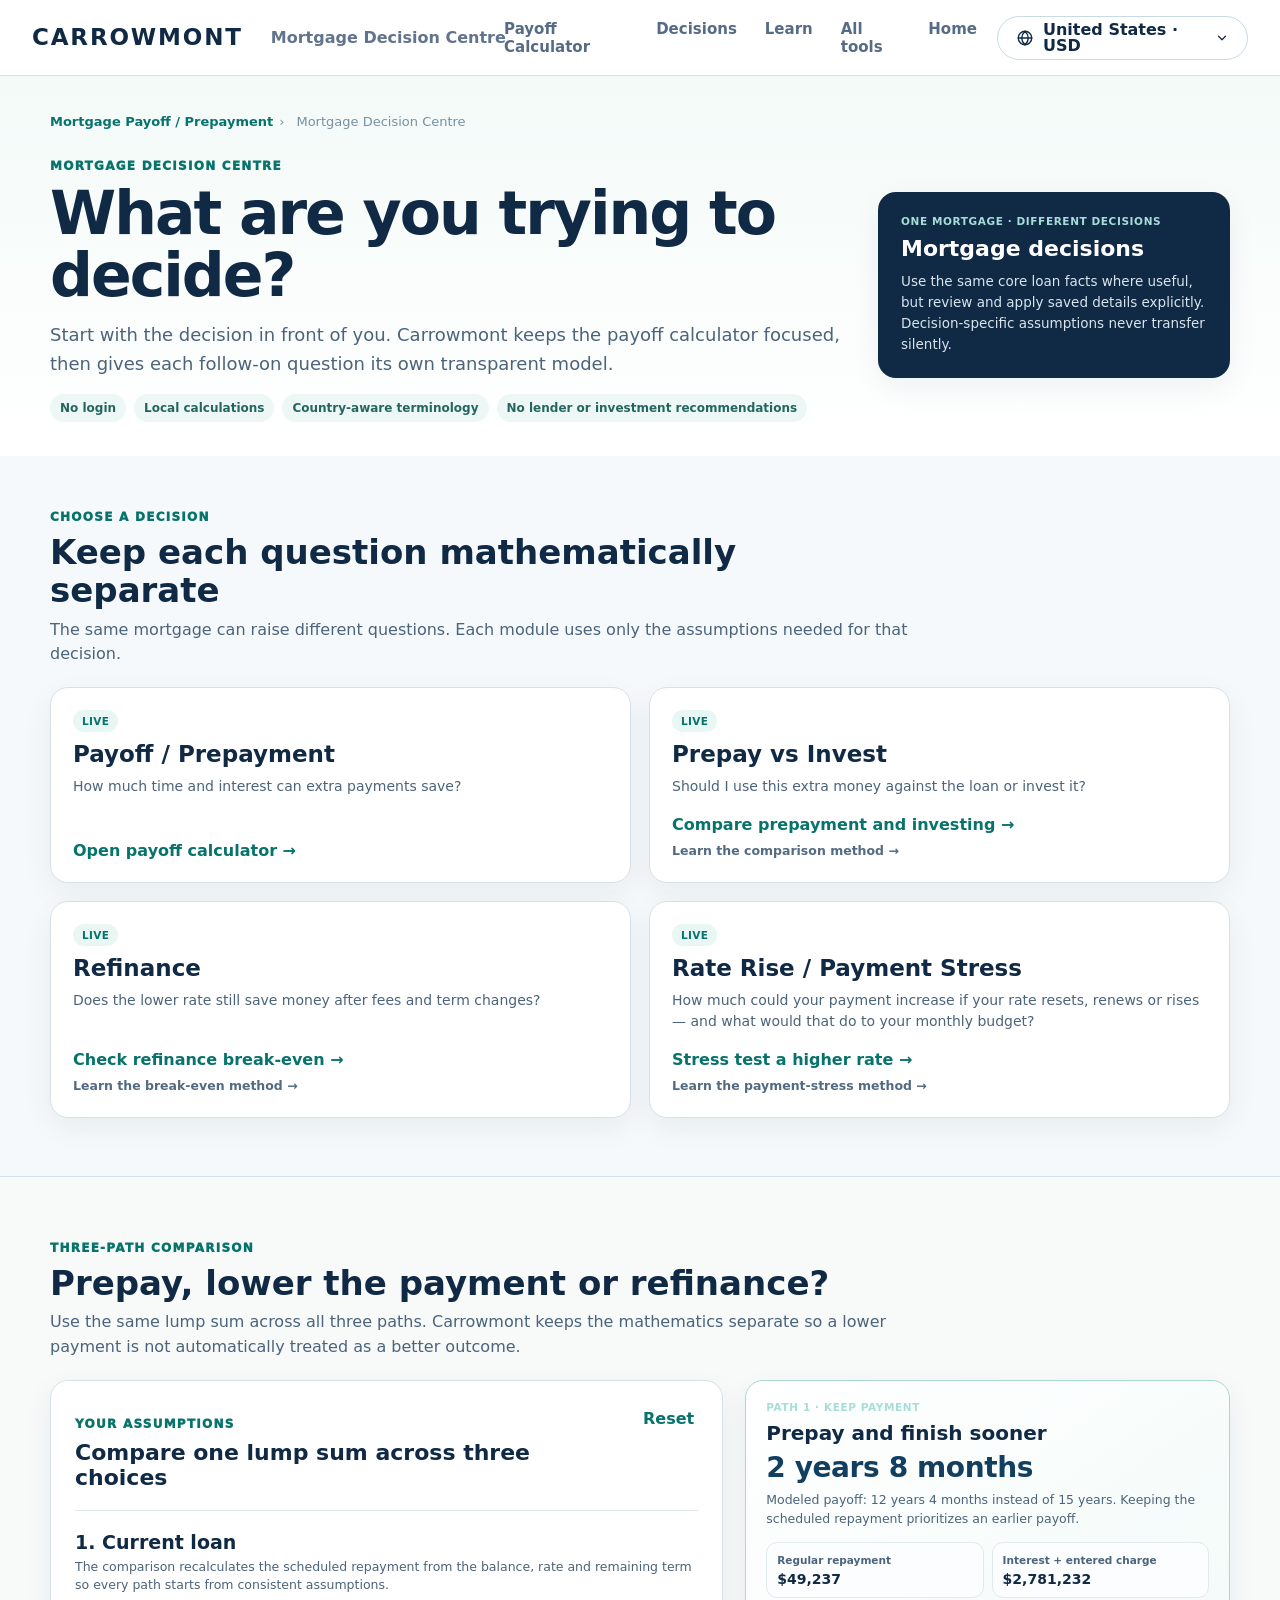
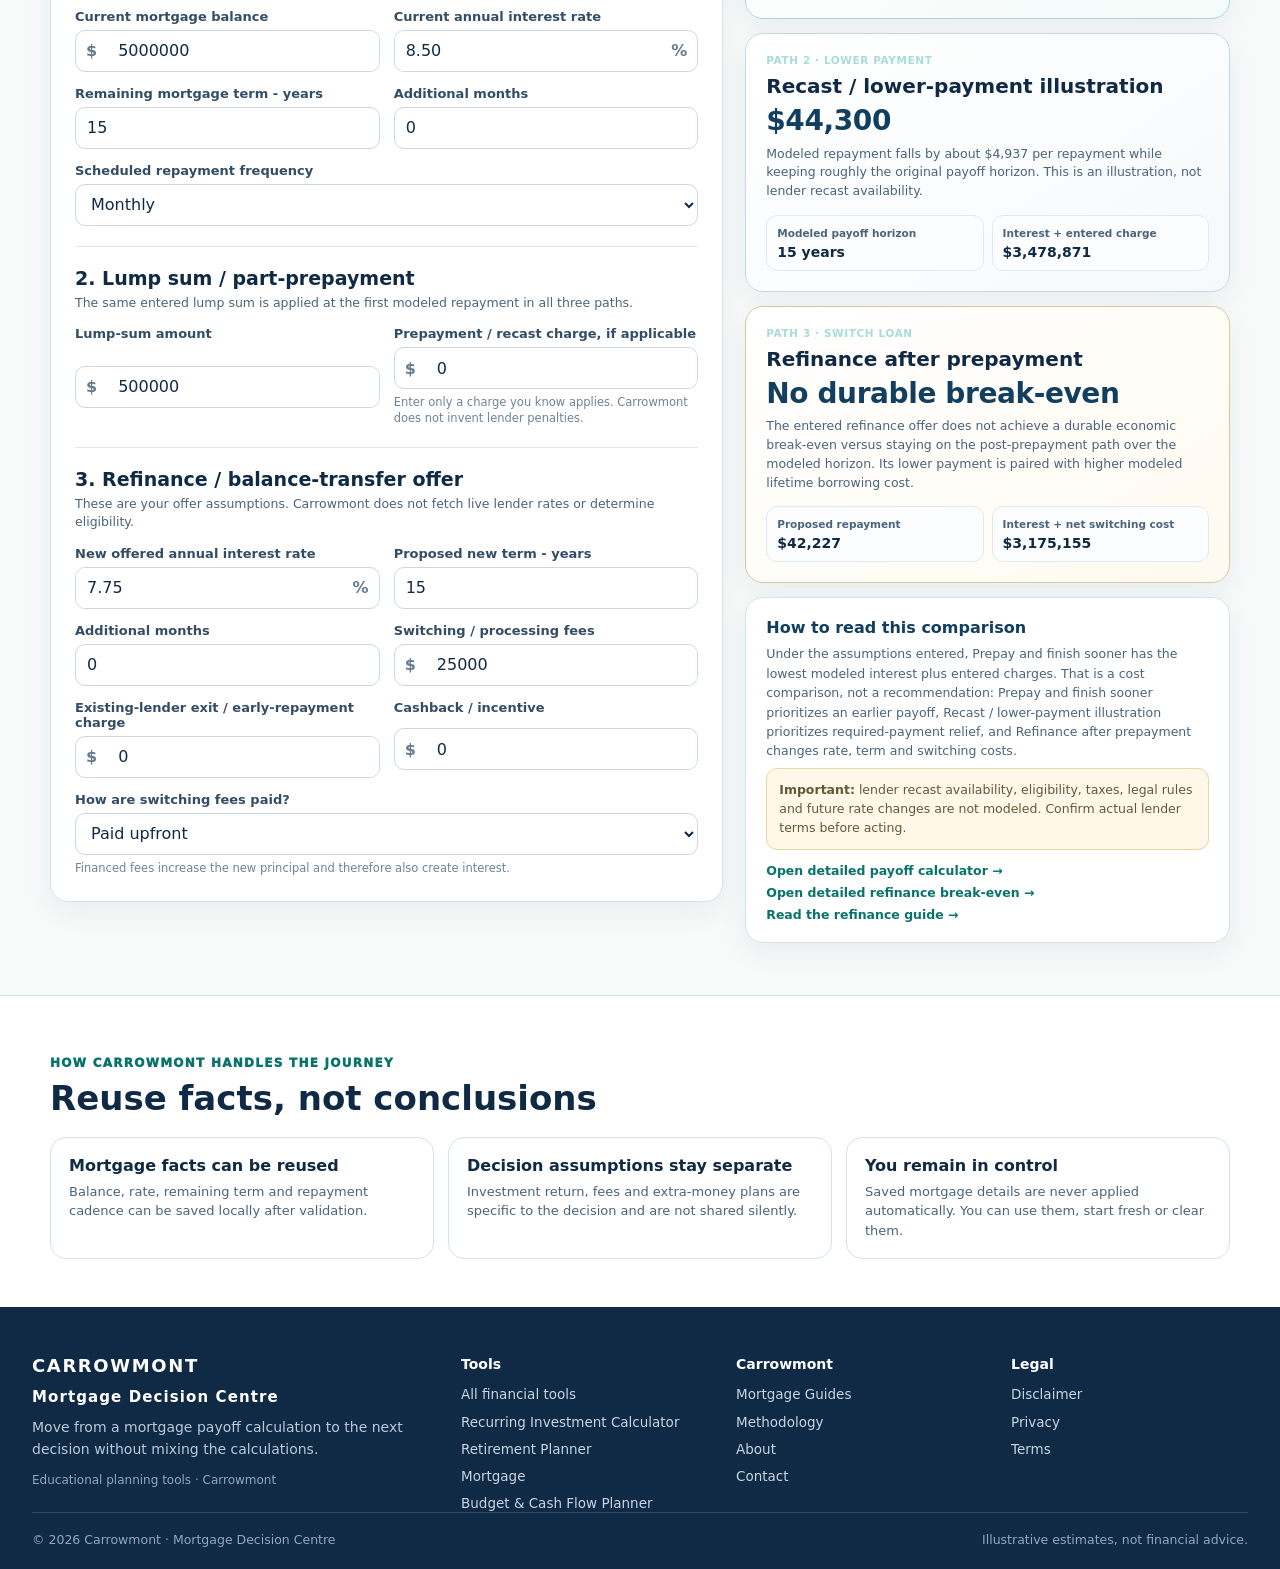
<file: decision-centre.html>
<!doctype html>
<html lang="en">
<head>
  <meta charset="utf-8" />
  <meta name="viewport" content="width=device-width, initial-scale=1" />
  <title>Mortgage Decision Centre - Prepay, Refinance &amp; Rate Stress | Carrowmont</title>
  <meta name="description" content="Compare the next mortgage decisions after a payoff calculation: prepay versus invest, refinance break-even and payment stress from higher rates." />
  <meta name="robots" content="index,follow" />
  <link rel="canonical" href="https://carrowmont.com/mortgage-payoff-calculator/decision-centre.html" />
  <link rel="icon" href="/favicon.svg" type="image/svg+xml" />
  <link rel="stylesheet" href="styles.css" />
  <link rel="stylesheet" href="decision-centre.css" />
</head>
<body>
  <header class="site-header">
    <div class="container header-inner">
      <div class="brand-cluster"><a class="brand carrowmont-brand" href="/" aria-label="Carrowmont home"><span class="brand-wordmark">CARROWMONT</span></a><span class="brand-divider" aria-hidden="true"></span><a class="product-label" id="productLabel" data-mortgage-copy="familyName" href="/mortgage-payoff-calculator/decision-centre.html">Mortgage Decision Centre</a></div>
      <div class="header-actions">
        <nav class="top-nav" aria-label="Primary navigation"><a href="/mortgage-payoff-calculator/">Payoff Calculator</a><a href="#decisions">Decisions</a><a href="/learn.html#home-loans">Learn</a><a href="/tools.html">All tools</a><a href="/">Home</a></nav>
        <details class="locale-menu" id="localeMenu"><summary id="localeSummary" aria-label="Choose country and currency"><span class="locale-globe" aria-hidden="true"><svg viewBox="0 0 24 24"><circle cx="12" cy="12" r="9"/><path d="M3 12h18M12 3c3 3 4.5 6 4.5 9S15 18 12 21c-3-3-4.5-6-4.5-9S9 6 12 3z"/></svg></span><span id="localeCurrent">India · INR</span><span class="locale-chevron" aria-hidden="true"><svg viewBox="0 0 24 24"><path d="M6 9l6 6 6-6"/></svg></span></summary><div class="locale-popover"><h3>Country &amp; currency</h3><p>Choose the context that makes the numbers easiest to understand.</p><label>Country / region<select id="regionSelect"></select></label><label>Currency<select id="currencySelect"></select></label><div class="locale-note"><strong>Important:</strong> country changes familiar wording; currency changes display only. Carrowmont does not perform FX conversion.</div><button class="btn btn-primary btn-small" id="localeDone" type="button">Done</button></div></details>
        <details class="mobile-nav"><summary aria-label="Open navigation">Menu</summary><div class="mobile-nav-links"><a href="/">Carrowmont home</a><a href="/tools.html">All tools</a><a href="/mortgage-payoff-calculator/">Payoff Calculator</a><a href="#decisions">Decisions</a><a href="/learn.html#home-loans">Learn</a><a href="/methodology.html">Methodology</a></div></details>
      </div>
    </div>
  </header>

  <main>
    <section class="decision-hero">
      <div class="container">
        <div class="family-breadcrumb"><a data-mortgage-copy="payoffFamilyLabel" href="/mortgage-payoff-calculator/">Mortgage / Home Loan Payoff</a><span>›</span><span data-mortgage-copy="familyName">Decision Centre</span></div>
        <div class="hero-inner">
          <div><p class="eyebrow" data-mortgage-copy="familyEyebrow">MORTGAGE DECISION CENTRE</p><h1>What are you trying to decide?</h1><p class="hero-copy">Start with the decision in front of you. Carrowmont keeps the payoff calculator focused, then gives each follow-on question its own transparent model.</p><div class="chips" style="margin-top:16px"><span>No login</span><span>Local calculations</span><span>Country-aware terminology</span><span>No lender or investment recommendations</span></div></div>
          <aside class="decision-question-card"><span class="result-kicker" data-mortgage-copy="oneLoan">ONE MORTGAGE · DIFFERENT DECISIONS</span><strong id="hubIdentity">Mortgage / Home Loan decisions</strong><p>Use the same core loan facts where useful, but review and apply saved details explicitly. Decision-specific assumptions never transfer silently.</p></aside>
        </div>
        <div class="profile-banner" id="profileBanner" hidden><div><strong data-mortgage-copy="hubSavedDetails">Saved mortgage details are available in this browser.</strong><p id="profileSummary">You can review them when you open a live decision tool.</p></div><div class="profile-banner-actions"><a class="btn btn-secondary btn-small" href="prepayment-vs-investing.html">Open Prepay vs Invest</a><button class="btn btn-secondary btn-small" id="clearProfileBtn" type="button">Clear saved details</button></div></div>
      </div>
    </section>

    <section class="decision-grid-section" id="decisions">
      <div class="container">
        <div class="section-title"><p class="eyebrow">CHOOSE A DECISION</p><h2>Keep each question mathematically separate</h2><p data-mortgage-copy="hubSameLoan">The same mortgage can raise different questions. Each module uses only the assumptions needed for that decision.</p></div>
        <div class="decision-grid">
          <article class="decision-card"><span class="decision-status">Live</span><h2 id="payoffCardTitle">Payoff / Prepayment</h2><p>How much time and interest can extra payments save?</p><a class="decision-link" href="/mortgage-payoff-calculator/">Open payoff calculator →</a></article>
          <article class="decision-card"><span class="decision-status">Live</span><h2 id="investCardTitle">Prepay vs Invest</h2><p>Should I use this extra money against the loan or invest it?</p><a class="decision-link" href="prepayment-vs-investing.html">Compare prepayment and investing →</a><a class="decision-learn-link" data-cm-topic-learn="prepay-vs-invest" href="/mortgage-prepayment-vs-investing.html">Learn the comparison method →</a></article>
          <article class="decision-card"><span class="decision-status">Live</span><h2 id="refiCardTitle">Refinance / Transfer</h2><p>Does the lower rate still save money after fees and term changes?</p><a class="decision-link" href="refinance-break-even.html">Check refinance break-even →</a><a class="decision-learn-link" data-cm-topic-learn="refinance-break-even" href="/mortgage-refinance-break-even.html">Learn the break-even method →</a></article>
          <article class="decision-card"><span class="decision-status">Live</span><h2 id="stressCardTitle">Rate Rise / Payment Stress</h2><p>How much could your payment increase if your rate resets, renews or rises — and what would that do to your monthly budget?</p><a class="decision-link" href="rate-rise-stress-test.html">Stress test a higher rate →</a><a class="decision-learn-link" data-cm-topic-learn="rate-rise-stress" href="/mortgage-rate-rise-payment-stress.html">Learn the payment-stress method →</a></article>
        </div>
      </div>
    </section>

    <section class="decision-principles"><div class="container"><div class="section-title"><p class="eyebrow">HOW CARROWMONT HANDLES THE JOURNEY</p><h2>Reuse facts, not conclusions</h2></div><div class="principle-grid"><div class="principle-card"><strong data-mortgage-copy="hubFactsReuse">Mortgage facts can be reused</strong><p>Balance, rate, remaining term and repayment cadence can be saved locally after validation.</p></div><div class="principle-card"><strong>Decision assumptions stay separate</strong><p>Investment return, fees and extra-money plans are specific to the decision and are not shared silently.</p></div><div class="principle-card"><strong>You remain in control</strong><p data-mortgage-copy="hubSavedControl">Saved mortgage details are never applied automatically. You can use them, start fresh or clear them.</p></div></div></div></section>
  </main>

  <footer class="site-footer"><div class="container footer-grid"><div class="footer-brand-block"><a class="footer-wordmark" href="/">CARROWMONT</a><strong class="footer-product-name" data-mortgage-copy="familyName">Mortgage Decision Centre</strong><p data-mortgage-copy="hubFooterDescription">Move from a mortgage payoff calculation to the next decision without mixing the maths.</p><span class="footer-small">Educational planning tools · Carrowmont</span></div><div class="footer-col"><strong>Tools</strong><a data-mortgage-copy="payoffFamilyLabel" href="/mortgage-payoff-calculator/">Mortgage / Home Loan Payoff</a><a href="prepayment-vs-investing.html">Prepayment vs Investing</a><a href="refinance-break-even.html">Refinance Break-Even</a><a href="rate-rise-stress-test.html">Rate Rise Stress Test</a><a href="/tools.html">All tools</a></div><div class="footer-col"><strong>Carrowmont</strong><a data-mortgage-copy="learnLabel" href="/learn.html#home-loans">Mortgage Learn</a><a href="/methodology.html">Methodology</a><a href="/about.html">About</a><a href="/contact.html">Contact</a></div><div class="footer-col"><strong>Legal</strong><a href="/disclaimer.html">Disclaimer</a><a href="/privacy.html">Privacy</a><a href="/terms.html">Terms</a></div></div><div class="container footer-bottom"><span>&copy; 2026 Carrowmont · <span data-mortgage-copy="familyName">Mortgage Decision Centre</span></span><span>Illustrative estimates, not financial advice.</span></div></footer>

  <script src="locale.js"></script>
  <script src="mortgage-decision-profile.js"></script>
  <script src="decision-centre.js"></script>
  <script src="analytics.js?v=20261031-cfwa1" data-carrowmont-tool="mortgage-decision-centre"></script>
</body>
</html>
</file>
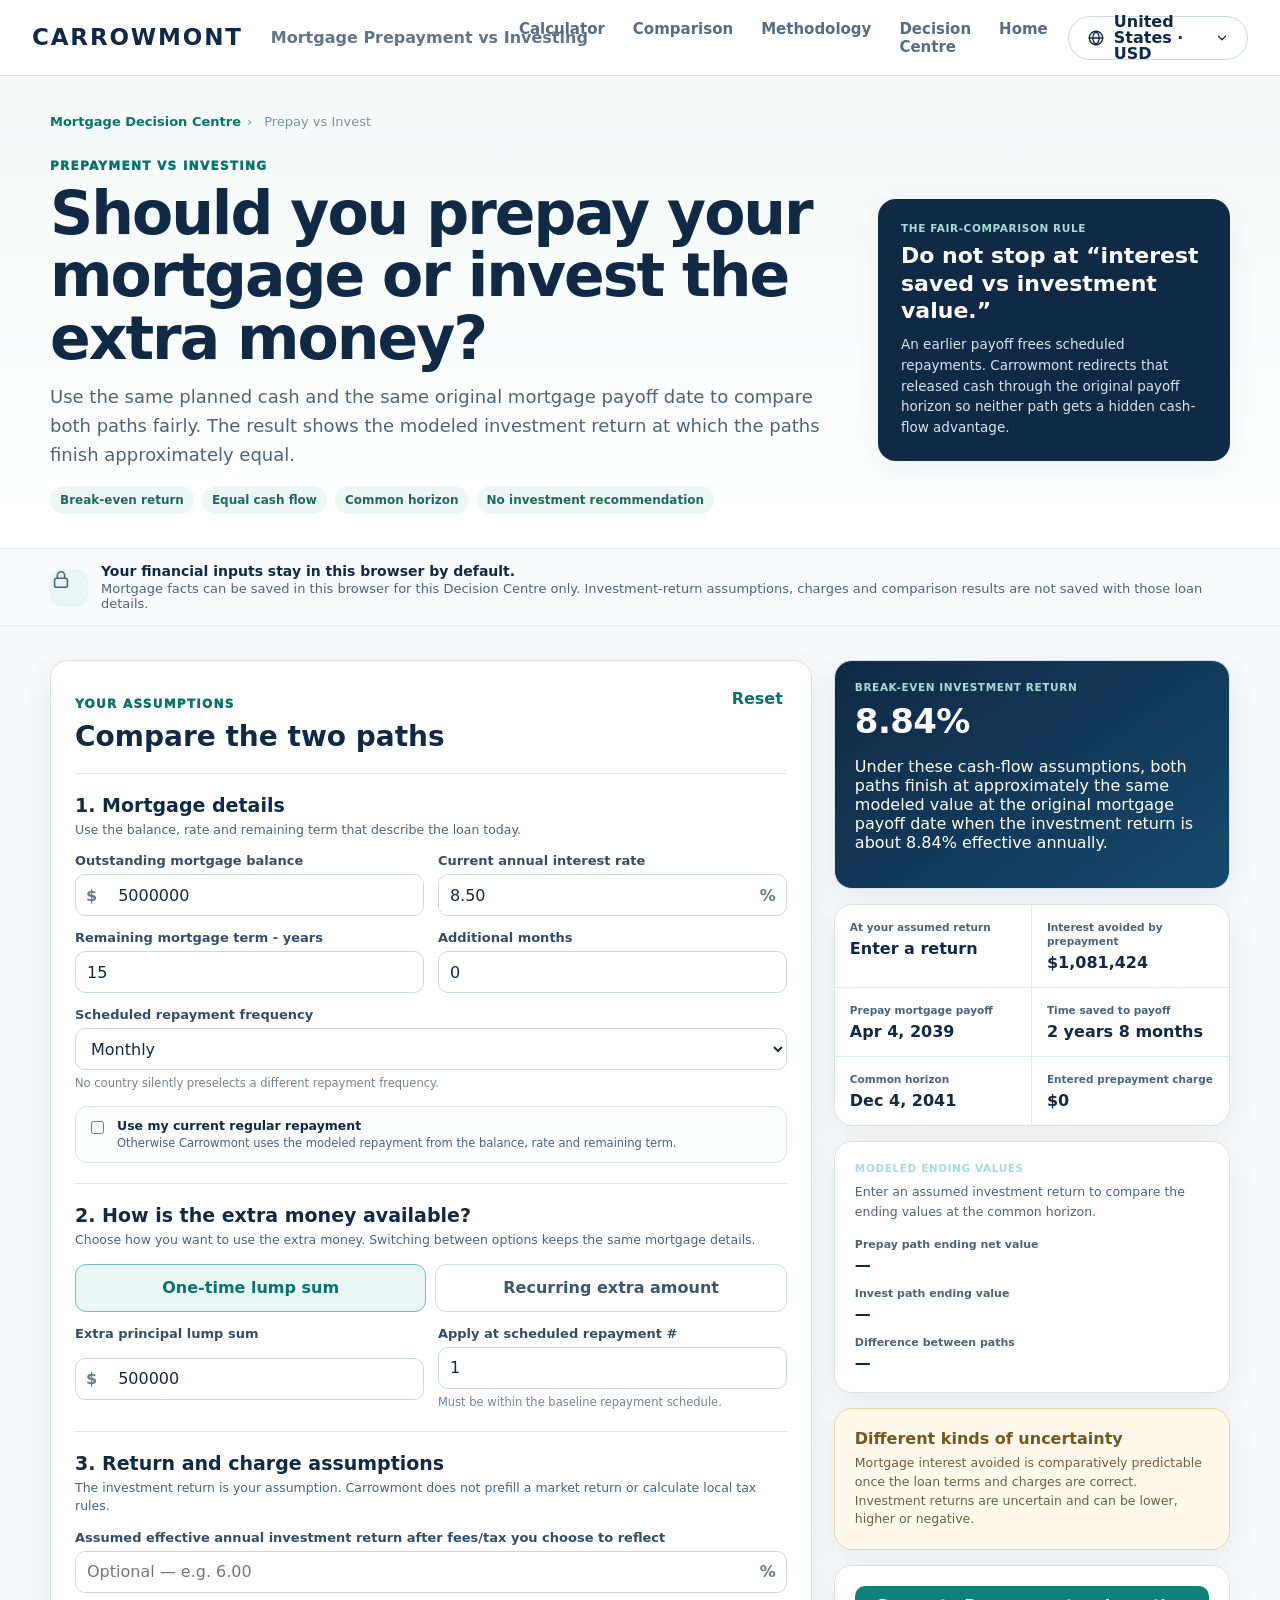
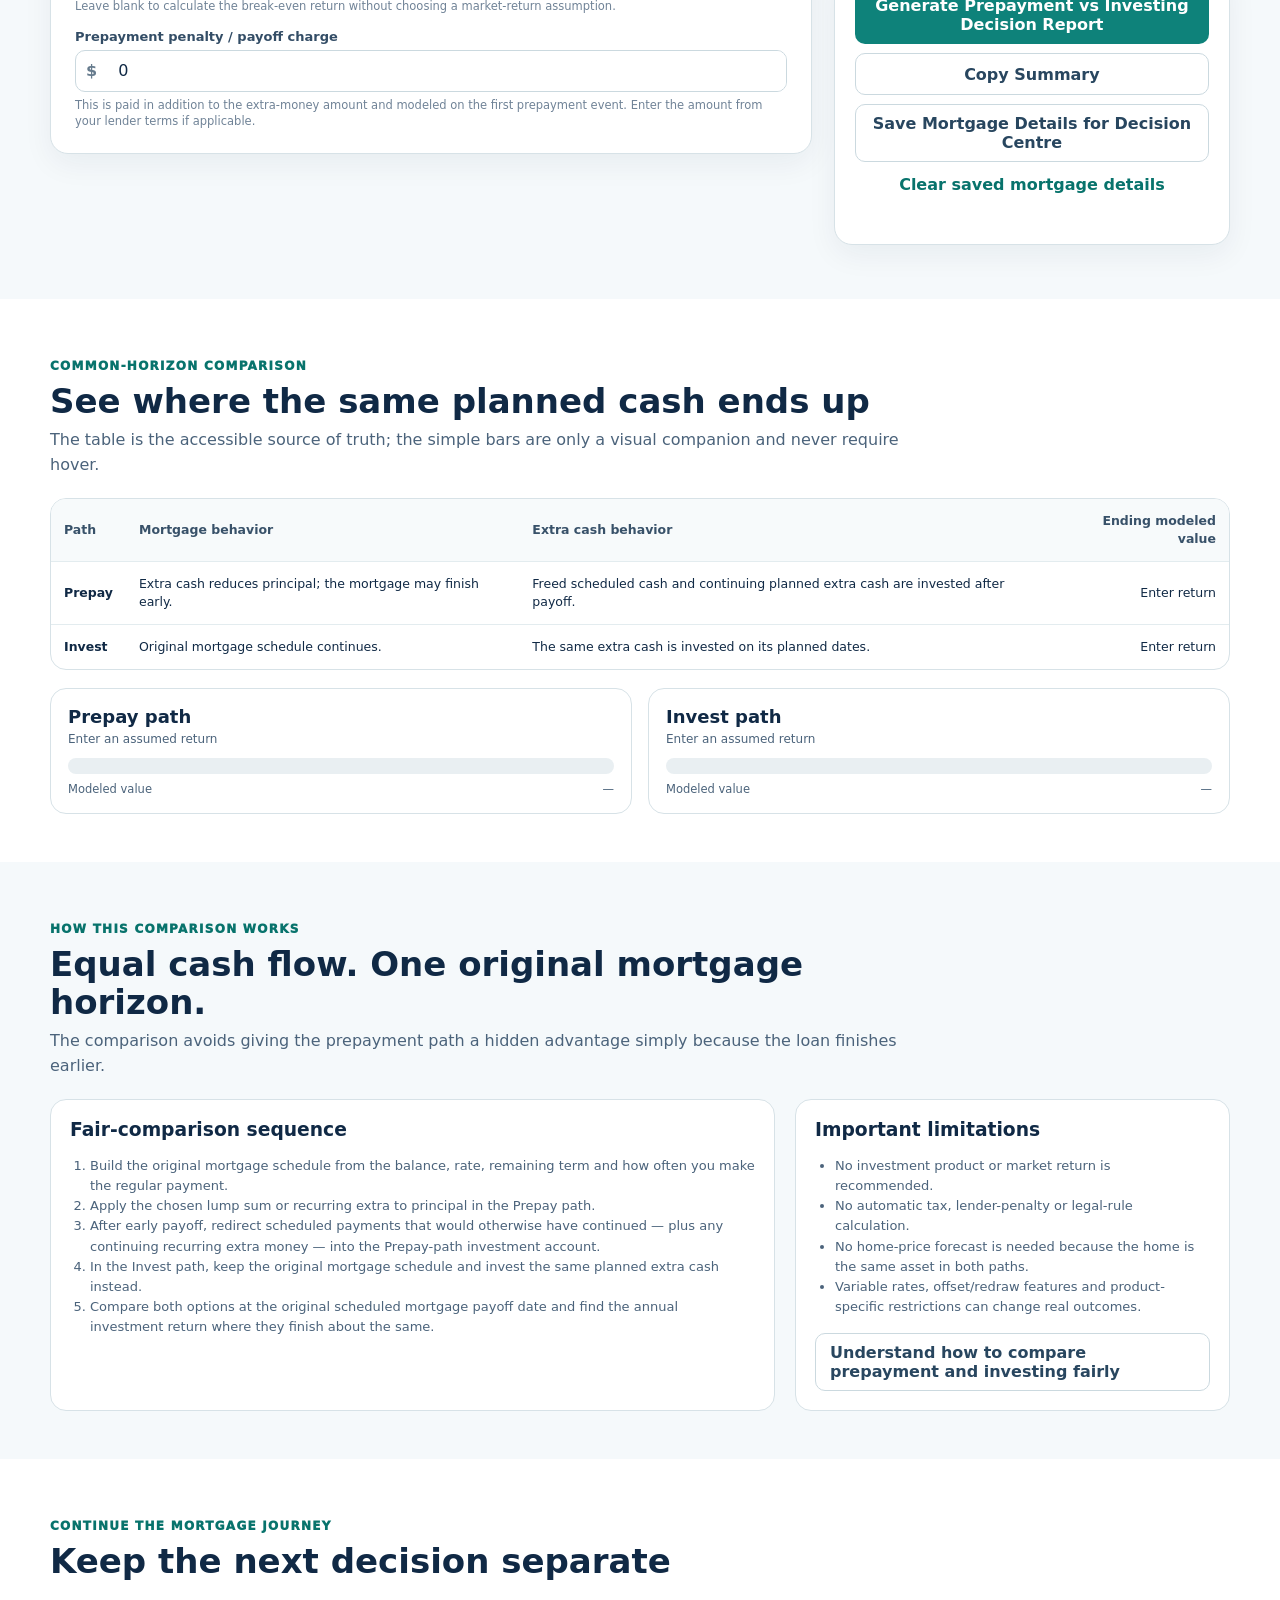
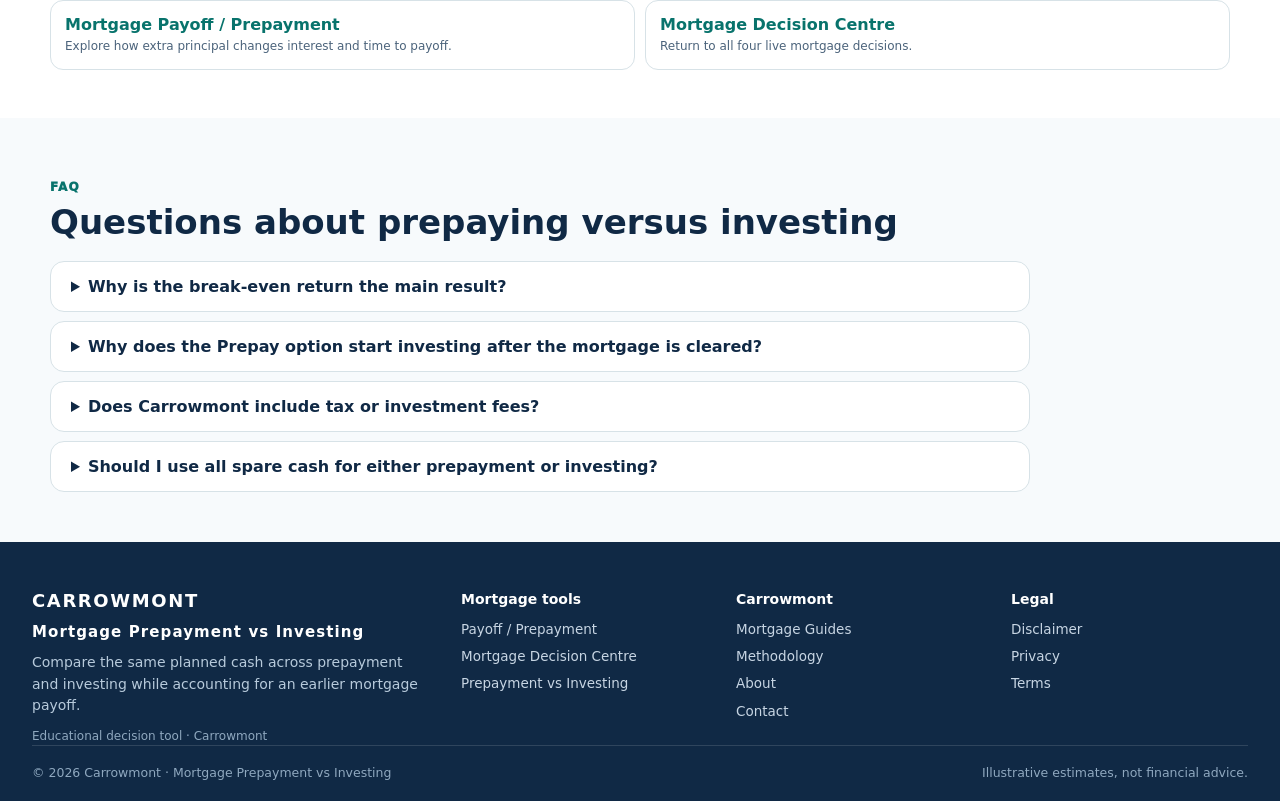
<file: prepayment-vs-investing.html>
<!doctype html>
<html lang="en">
<head>
  <meta charset="utf-8" />
  <meta name="viewport" content="width=device-width, initial-scale=1" />
  <title>Mortgage Prepayment vs Investing Calculator | Carrowmont</title>
  <meta name="description" content="Compare mortgage or home-loan prepayment with investing the same extra money using equal cash flows, a common horizon and a modeled break-even investment return." />
  <meta name="robots" content="index,follow" />
  <link rel="canonical" href="https://carrowmont.com/mortgage-payoff-calculator/prepayment-vs-investing.html" />
  <link rel="icon" href="/favicon.svg" type="image/svg+xml" />
  <link rel="stylesheet" href="styles.css" />
  <link rel="stylesheet" href="decision-centre.css" />
</head>
<body>
  <header class="site-header">
    <div class="container header-inner">
      <div class="brand-cluster"><a class="brand carrowmont-brand" href="/" aria-label="Carrowmont home"><span class="brand-wordmark">CARROWMONT</span></a><span class="brand-divider" aria-hidden="true"></span><a class="product-label" id="productLabel" href="prepayment-vs-investing.html">Home Loan Prepayment vs Investing</a></div>
      <div class="header-actions">
        <nav class="top-nav" aria-label="Primary navigation"><a href="#calculator">Calculator</a><a href="#comparison">Comparison</a><a href="#methodology">Methodology</a><a href="decision-centre.html">Decision Centre</a><a href="/">Home</a></nav>
        <details class="locale-menu" id="localeMenu"><summary id="localeSummary" aria-label="Choose country and currency"><span class="locale-globe" aria-hidden="true"><svg viewBox="0 0 24 24"><circle cx="12" cy="12" r="9"/><path d="M3 12h18M12 3c3 3 4.5 6 4.5 9S15 18 12 21c-3-3-4.5-6-4.5-9S9 6 12 3z"/></svg></span><span id="localeCurrent">India · INR</span><span class="locale-chevron" aria-hidden="true"><svg viewBox="0 0 24 24"><path d="M6 9l6 6 6-6"/></svg></span></summary><div class="locale-popover"><h3>Country &amp; currency</h3><p>Choose familiar terminology and number formatting.</p><label>Country / region<select id="regionSelect"></select></label><label>Currency<select id="currencySelect"></select></label><div class="locale-note"><strong>Important:</strong> changing currency changes the unit and formatting only. It does not convert entered values.</div><button class="btn btn-primary btn-small" id="localeDone" type="button">Done</button></div></details>
        <details class="mobile-nav"><summary aria-label="Open navigation">Menu</summary><div class="mobile-nav-links"><a href="/">Carrowmont home</a><a data-mortgage-copy="familyName" href="decision-centre.html">Mortgage Decision Centre</a><a href="/mortgage-payoff-calculator/">Payoff Calculator</a><a href="#calculator">Calculator</a><a href="#methodology">Methodology</a><a href="/mortgage-prepayment-vs-investing.html">Learn</a></div></details>
      </div>
    </div>
  </header>

  <main>
    <section class="decision-hero">
      <div class="container">
        <div class="family-breadcrumb"><a data-mortgage-copy="familyName" href="decision-centre.html">Mortgage Decision Centre</a><span>›</span><span id="breadcrumbCurrent">Prepay vs Invest</span></div>
        <div class="hero-inner">
          <div><p class="eyebrow">PREPAYMENT VS INVESTING</p><h1 id="toolTitle">Should you prepay your home loan or invest the extra money?</h1><p class="hero-copy" data-mortgage-copy="prepayHeroCopy">Use the same planned cash and the same original mortgage payoff date to compare both paths fairly. The result shows the modeled investment return at which the paths finish approximately equal.</p><div class="chips" style="margin-top:16px"><span>Break-even return</span><span>Equal cash flow</span><span>Common horizon</span><span>No investment recommendation</span></div></div>
          <aside class="decision-question-card"><span class="result-kicker">THE FAIR-COMPARISON RULE</span><strong>Do not stop at “interest saved vs investment value.”</strong><p>An earlier payoff frees scheduled repayments. Carrowmont redirects that released cash through the original payoff horizon so neither path gets a hidden cash-flow advantage.</p></aside>
        </div>
      </div>
    </section>

    <section class="privacy-strip"><div class="container privacy-inner"><span class="privacy-icon" aria-hidden="true"><svg viewBox="0 0 24 24"><rect x="5" y="10" width="14" height="10" rx="2"/><path d="M8 10V7a4 4 0 0 1 8 0v3"/></svg></span><div><strong>Your financial inputs stay in this browser by default.</strong><span data-mortgage-copy="prepayPrivacy">Mortgage facts can be saved locally for this Decision Centre only. Investment-return assumptions, charges and comparison results are not stored in the shared mortgage profile.</span></div></div></section>

    <section class="mdc-calculator-shell" id="calculator">
      <div class="container">
        <div class="profile-banner mdc-profile-banner" id="profileBanner" hidden><div><strong data-mortgage-copy="profileFromAnotherStep">Loan details are available from another Mortgage Decision Centre step.</strong><p class="mdc-profile-summary" id="profileSummary">Review them before applying.</p></div><div class="profile-banner-actions"><button class="btn btn-primary btn-small" id="applyProfileBtn" type="button">Use these loan details</button><button class="btn btn-secondary btn-small" id="startFreshBtn" type="button">Start fresh</button></div></div>
        <div class="mdc-calculator-layout">
          <section class="mdc-input-card">
            <div class="section-head"><div><p class="eyebrow">YOUR ASSUMPTIONS</p><h2>Compare the two paths</h2></div><button class="text-btn" id="resetBtn" type="button">Reset</button></div>

            <div class="mdc-section"><h3 data-mortgage-copy="loanDetailsHeading">1. Mortgage / home-loan details</h3><p>Use the balance, rate and remaining term that describe the loan today.</p><div class="mdc-fields">
              <label class="mdc-field"><span id="balanceLabel">Outstanding home loan balance</span><div class="mdc-money"><span class="currency-prefix">₹</span><input id="balance" type="number" min="1" step="1000" value="5000000" inputmode="decimal" /></div></label>
              <label class="mdc-field"><span>Current annual interest rate</span><div class="mdc-suffix"><input id="annualRate" type="number" min="0" max="50" step="0.01" value="8.50" inputmode="decimal" /><span>%</span></div></label>
              <label class="mdc-field"><span id="termLabel">Remaining loan tenure - years</span><input id="remainingYears" type="number" min="0" max="100" step="1" value="15" /></label>
              <label class="mdc-field"><span>Additional months</span><input id="remainingMonths" type="number" min="0" max="11" step="1" value="0" /></label>
              <label class="mdc-field wide"><span>Scheduled repayment frequency</span><select id="paymentFrequency"><option value="monthly">Monthly</option><option value="biweekly" id="biweeklyOption">Every 2 Weeks</option><option value="weekly">Weekly</option></select><small>No country silently preselects a different repayment frequency.</small></label>
            </div><label class="mdc-check" style="margin-top:14px"><input id="useCurrentPayment" type="checkbox" /><span><strong id="currentPaymentHeading">Use my current regular repayment</strong><small>Otherwise Carrowmont uses the modeled repayment from the balance, rate and remaining term.</small></span></label><label class="mdc-field wide mdc-hidden" id="currentPaymentField" style="margin-top:12px"><span id="currentPaymentLabel">Current regular repayment</span><div class="mdc-money"><span class="currency-prefix">₹</span><input id="currentPayment" type="number" min="0" step="100" value="0" /></div></label></div>

            <div class="mdc-section"><h3>2. How is the extra money available?</h3><p data-mortgage-copy="commonDetailsCopy">Choose one comparison mode. Switching modes keeps the common mortgage details.</p><div class="mdc-mode-grid" role="group" aria-label="Extra money mode"><button class="mdc-mode-btn active" data-extra-mode="lump" aria-pressed="true" type="button">One-time lump sum</button><button class="mdc-mode-btn" data-extra-mode="recurring" aria-pressed="false" type="button">Recurring extra amount</button></div>
              <div class="mdc-fields" style="margin-top:14px"><label class="mdc-field"><span id="extraAmountLabel">Lump-sum amount</span><div class="mdc-money"><span class="currency-prefix">₹</span><input id="extraAmount" type="number" min="0" step="1000" value="500000" /></div></label><label class="mdc-field" id="lumpPeriodField"><span>Apply at scheduled repayment #</span><input id="lumpSumPeriod" type="number" min="1" step="1" value="1" /><small>Must be within the baseline repayment schedule.</small></label></div>
              <div class="mdc-fields mdc-hidden" id="recurringFields" style="margin-top:14px"><label class="mdc-field"><span id="extraFrequencyLabel">Extra-money frequency</span><select id="extraFrequency"><option value="">Choose frequency</option><option value="everyScheduled">Every scheduled repayment</option><option value="monthly">Monthly</option><option value="quarterly">Quarterly</option><option value="halfyearly">Half-yearly / Every 6 months</option><option value="annual">Annually</option><option value="custom">Custom interval</option></select></label><label class="mdc-field"><span>First extra event / start period</span><input id="extraStartPeriod" type="number" min="1" step="1" value="1" /></label><label class="mdc-field mdc-hidden" id="customIntervalField"><span>Custom interval - months</span><input id="customIntervalMonths" type="number" min="1" max="120" step="1" value="3" /></label></div>
            </div>

            <div class="mdc-section"><h3>3. Return and charge assumptions</h3><p>The investment return is your assumption. Carrowmont does not prefill a market return or calculate local tax rules.</p><div class="mdc-fields">
              <label class="mdc-field wide"><span>Assumed effective annual investment return after fees/tax you choose to reflect</span><div class="mdc-suffix"><input id="assumedReturn" type="number" min="-99.99" max="100" step="0.01" placeholder="Optional — e.g. 6.00" inputmode="decimal" /><span>%</span></div><small>Leave blank to calculate the break-even return without choosing a market-return assumption.</small></label>
              <label class="mdc-field wide"><span id="prepaymentChargeLabel">Prepayment / foreclosure charge</span><div class="mdc-money"><span class="currency-prefix">₹</span><input id="prepaymentCharge" type="number" min="0" step="100" value="0" /></div><small>This is paid in addition to the extra-money amount and modeled on the first prepayment event. Enter the amount from your lender terms if applicable.</small></label>
            </div></div>

            <div class="mdc-validation" id="validationMessage" role="alert" aria-live="polite" hidden></div>
          </section>

          <aside class="mdc-summary-column">
            <section class="mdc-summary-card mdc-hero-result" aria-live="polite"><span class="result-kicker">BREAK-EVEN INVESTMENT RETURN</span><strong class="mdc-hero-value" id="breakEvenValue">—</strong><p id="breakEvenText">Enter a valid extra-money plan to calculate the threshold.</p></section>
            <section class="mdc-summary-card mdc-results-grid">
              <div><span>At your assumed return</span><strong id="assumedOutcome">Enter a return</strong></div>
              <div><span>Interest avoided by prepayment</span><strong id="interestAvoided">—</strong></div>
              <div><span id="payoffLabel">Prepay payoff</span><strong id="prepayPayoff">—</strong></div>
              <div><span>Time saved to payoff</span><strong id="timeSaved">—</strong></div>
              <div><span>Common horizon</span><strong id="commonHorizon">—</strong></div>
              <div><span>Entered prepayment charge</span><strong id="enteredCharge">—</strong></div>
            </section>
            <section class="mdc-summary-card"><span class="result-kicker">MODELED ENDING VALUES</span><p class="mdc-result-note" id="endingValueNote">Enter an assumed investment return to compare the ending values at the common horizon.</p><div style="display:grid;gap:8px;margin-top:12px"><div><span style="font-size:11px;color:var(--muted);font-weight:850">Prepay path ending net value</span><strong id="prepayEndingValue" style="display:block;margin-top:3px">—</strong></div><div><span style="font-size:11px;color:var(--muted);font-weight:850">Invest path ending value</span><strong id="investEndingValue" style="display:block;margin-top:3px">—</strong></div><div><span style="font-size:11px;color:var(--muted);font-weight:850">Difference between paths</span><strong id="pathDifference" style="display:block;margin-top:3px">—</strong></div></div></section>
            <section class="mdc-summary-card mdc-uncertainty"><strong>Different kinds of uncertainty</strong><p data-mortgage-copy="uncertaintyCopy">Mortgage interest avoided is comparatively predictable once the loan terms and charges are correct. Investment returns are uncertain and can be lower, higher or negative.</p></section>
            <section class="mdc-summary-card mdc-action-card"><button class="btn btn-primary" id="reportBtn" type="button">Generate Prepayment vs Investing Decision Report</button><button class="btn btn-secondary" id="copyBtn" type="button">Copy Summary</button><button class="btn btn-secondary" id="saveProfileBtn" data-mortgage-copy="saveDecisionDetails" type="button">Save Mortgage Details for Decision Centre</button><button class="text-btn" id="clearProfileBtn" data-mortgage-copy="clearSavedDetails" type="button">Clear saved mortgage details</button><span class="action-status" id="reportDownloadStatus" aria-live="polite"></span></section>
          </aside>
        </div>
      </div>
    </section>

    <section class="comparison-section" id="comparison"><div class="container"><div class="section-title"><p class="eyebrow">COMMON-HORIZON COMPARISON</p><h2>See where the same planned cash ends up</h2><p>The table is the accessible source of truth; the simple bars are only a visual companion and never require hover.</p></div><div class="comparison-table-wrap"><table class="comparison-table"><thead><tr><th>Path</th><th data-mortgage-copy="behaviorHeader">Mortgage behavior</th><th>Extra cash behavior</th><th>Ending modeled value</th></tr></thead><tbody><tr><td><strong>Prepay</strong></td><td data-mortgage-copy="prepayBehavior">Extra cash reduces principal; the mortgage may finish early.</td><td>Freed scheduled cash and continuing planned extra cash are invested after payoff.</td><td id="tablePrepayValue">Enter return</td></tr><tr><td><strong>Invest</strong></td><td data-mortgage-copy="investBehavior">Original mortgage schedule continues.</td><td>The same extra cash is invested on its planned dates.</td><td id="tableInvestValue">Enter return</td></tr></tbody></table></div><div class="mdc-value-chart" aria-label="Modeled value at the common horizon"><div class="value-bar-card prepay"><strong>Prepay path</strong><p id="chartPrepayValue">Enter an assumed return</p><div class="value-bar-track" aria-hidden="true"><div class="value-bar-fill" id="prepayBar"></div></div><div class="value-bar-label"><span>Modeled value</span><span id="chartPrepayLabel">—</span></div></div><div class="value-bar-card"><strong>Invest path</strong><p id="chartInvestValue">Enter an assumed return</p><div class="value-bar-track" aria-hidden="true"><div class="value-bar-fill" id="investBar"></div></div><div class="value-bar-label"><span>Modeled value</span><span id="chartInvestLabel">—</span></div></div></div></div></section>

    <section class="analysis-section alt" id="methodology"><div class="container"><div class="section-title"><p class="eyebrow">HOW THIS COMPARISON WORKS</p><h2 data-mortgage-copy="commonHorizonHeading">Equal cash flow. One original mortgage horizon</h2><p>The comparison avoids giving the prepayment path a hidden advantage simply because the loan finishes earlier.</p></div><div class="methodology-grid"><article class="methodology-card"><h3>Fair-comparison sequence</h3><ol><li data-mortgage-copy="methodBuildSchedule">Build the original mortgage schedule from the entered balance, rate, term and repayment cadence.</li><li>Apply the chosen lump sum or recurring extra to principal in the Prepay path.</li><li>After early payoff, redirect scheduled payments that would otherwise have continued — plus any continuing recurring extra money — into the Prepay-path investment account.</li><li data-mortgage-copy="methodInvestSchedule">In the Invest path, keep the original mortgage schedule and invest the same planned extra cash instead.</li><li data-mortgage-copy="methodCompareHorizon">Compare both paths at the original scheduled mortgage payoff date and solve the effective annual return where they are approximately equal.</li></ol></article><aside class="methodology-card"><h3>Important limitations</h3><ul><li>No investment product or market return is recommended.</li><li>No automatic tax, lender-penalty or legal-rule calculation.</li><li>No home-price forecast is needed because the home is the same asset in both paths.</li><li>Variable rates, offset/redraw features and product-specific restrictions can change real outcomes.</li></ul><a class="btn btn-secondary" href="/mortgage-prepayment-vs-investing.html">Understand how to compare prepayment and investing fairly</a></aside></div></div></section>

    <section class="analysis-section"><div class="container"><div class="section-title"><p class="eyebrow" data-mortgage-copy="familyJourney">CONTINUE THE MORTGAGE JOURNEY</p><h2>Keep the next decision separate</h2></div><div class="decision-links"><a href="/mortgage-payoff-calculator/"><strong data-mortgage-copy="payoffFamilyLabel">Mortgage / Home Loan Payoff</strong><span>Explore how extra principal changes interest and time to payoff.</span></a><a href="decision-centre.html"><strong data-mortgage-copy="familyName">Mortgage Decision Centre</strong><span data-mortgage-copy="stressDecisionDescription">Return to the four mortgage decisions and see what is live or planned next.</span></a></div></div></section>

    <section class="faq-section" id="faq"><div class="container"><div class="section-title"><p class="eyebrow">FAQ</p><h2>Questions about prepaying versus investing</h2></div><div class="faq-list"><details><summary>Why is the break-even return the main result?</summary><p>It gives you a transparent threshold under the assumptions you entered without Carrowmont pretending to know future market returns.</p></details><details><summary data-mortgage-copy="prepayFreedCashFaq">Why does the Prepay option start investing after the mortgage is cleared?</summary><p data-mortgage-copy="prepayFreedCashAnswer">Because the regular payment would otherwise have continued until the original payoff date. Redirecting that freed-up cash keeps the same planned cash flow for both options until that date.</p></details><details><summary>Does Carrowmont include tax or investment fees?</summary><p>Not automatically. If you want those effects reflected, use an effective annual investment return that already reflects the fees or tax assumptions you choose to model.</p></details><details><summary>Should I use all spare cash for either prepayment or investing?</summary><p>Not necessarily. Liquidity, emergency reserves and high-cost debt can matter before deciding how much cash is truly available. This tool is educational and does not perform a suitability assessment.</p></details></div></div></section>
  </main>

  <footer class="site-footer"><div class="container footer-grid"><div class="footer-brand-block"><a class="footer-wordmark" href="/">CARROWMONT</a><strong class="footer-product-name" id="footerProductName">Home Loan Prepayment vs Investing</strong><p data-mortgage-copy="prepayFooterDescription">Compare the same planned cash across prepayment and investing without hiding the effect of an earlier mortgage payoff.</p><span class="footer-small">Educational decision tool · Carrowmont</span></div><div class="footer-col"><strong data-mortgage-copy="toolsLabel">Mortgage tools</strong><a href="/mortgage-payoff-calculator/">Payoff / Prepayment</a><a data-mortgage-copy="familyName" href="decision-centre.html">Mortgage Decision Centre</a><a href="prepayment-vs-investing.html" aria-current="page">Prepayment vs Investing</a></div><div class="footer-col"><strong>Carrowmont</strong><a data-mortgage-copy="learnLabel" href="/learn.html#home-loans">Mortgage Learn</a><a href="/methodology.html">Methodology</a><a href="/about.html">About</a><a href="/contact.html">Contact</a></div><div class="footer-col"><strong>Legal</strong><a href="/disclaimer.html">Disclaimer</a><a href="/privacy.html">Privacy</a><a href="/terms.html">Terms</a></div></div><div class="container footer-bottom"><span>&copy; 2026 Carrowmont · <span id="footerProductBottom">Home Loan Prepayment vs Investing</span></span><span>Illustrative estimates, not financial advice.</span></div></footer>

  <script src="locale.js"></script>
  <script src="core.js"></script>
  <script src="mortgage-decision-profile.js"></script>
  <script src="prepayment-vs-investing-core.js"></script>
  <script src="pdf-export.js"></script>
  <script src="report-standard.js"></script>
  <script src="prepayment-vs-investing-pdf-renderer.js"></script>
  <script src="prepayment-vs-investing.js"></script>
  <script src="analytics.js?v=20261031-cfwa1" data-carrowmont-tool="mortgage-prepayment-vs-investing"></script>
</body>
</html>
</file>
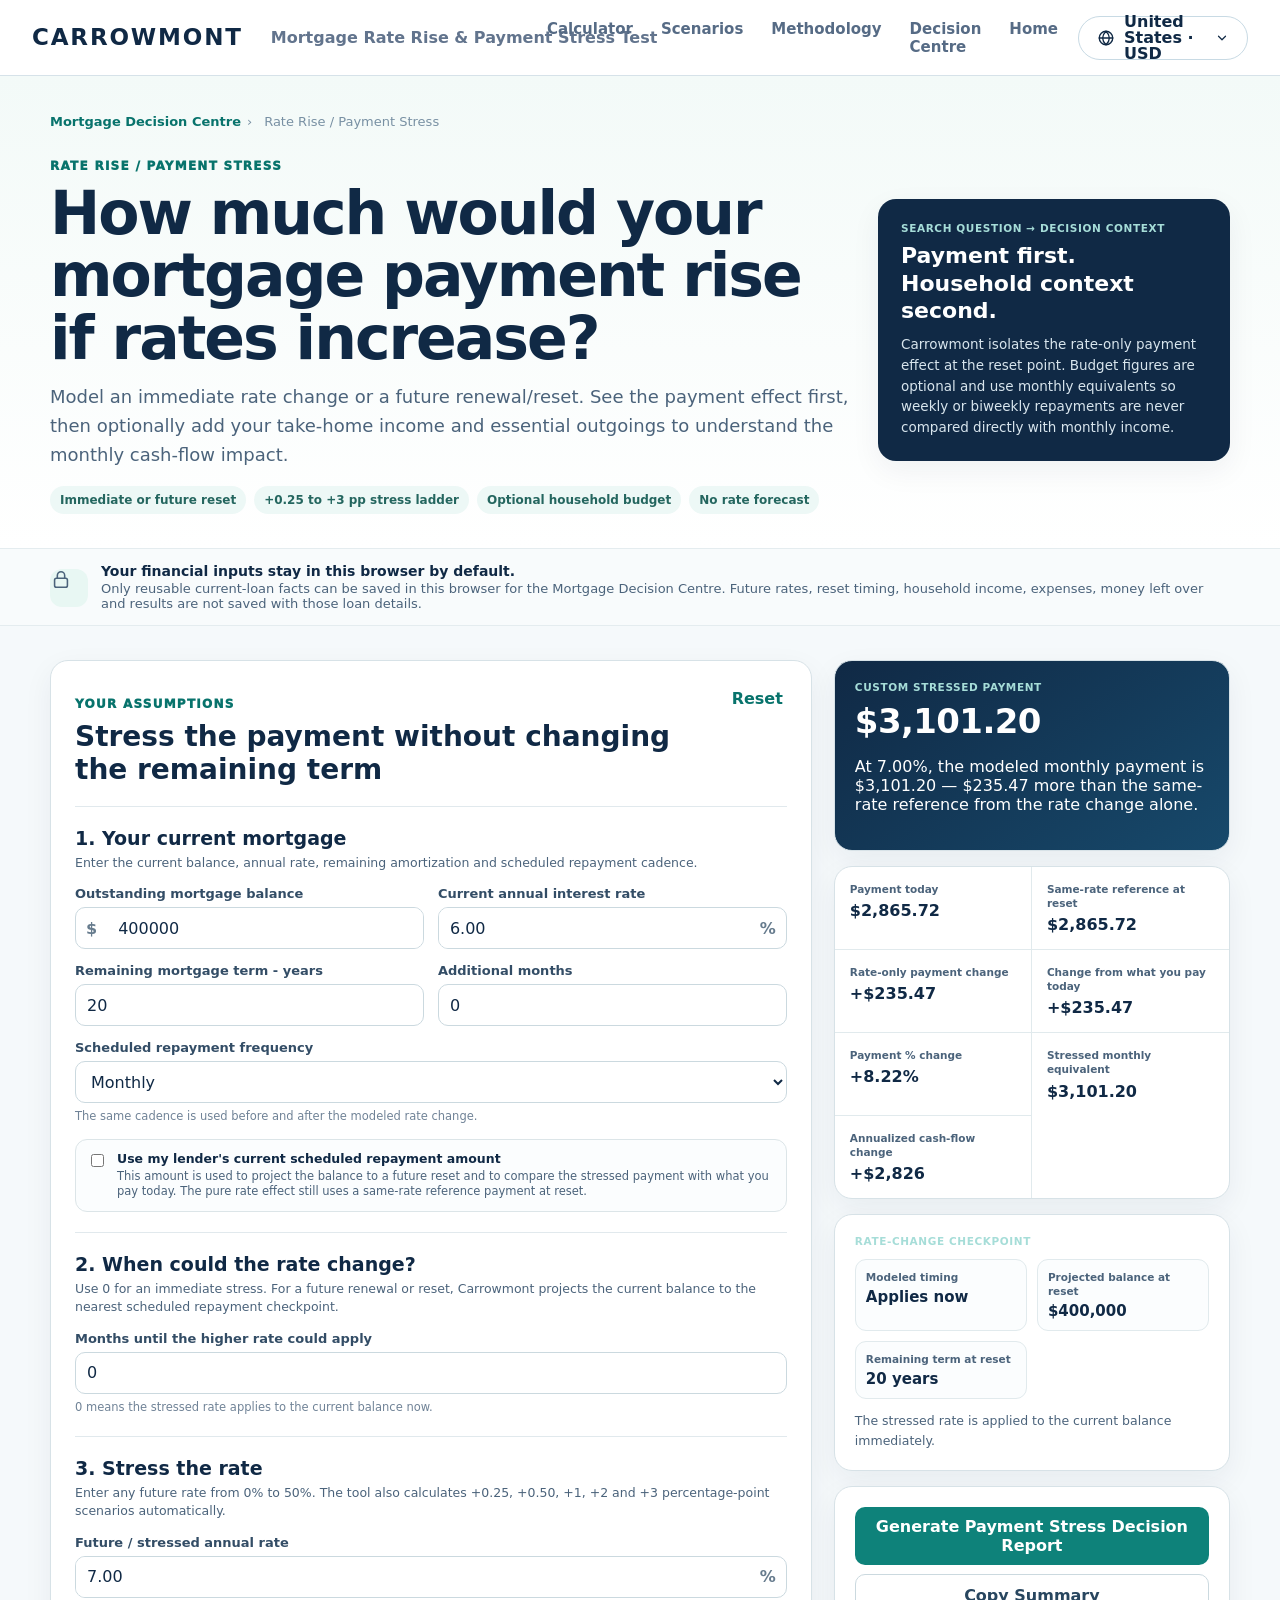
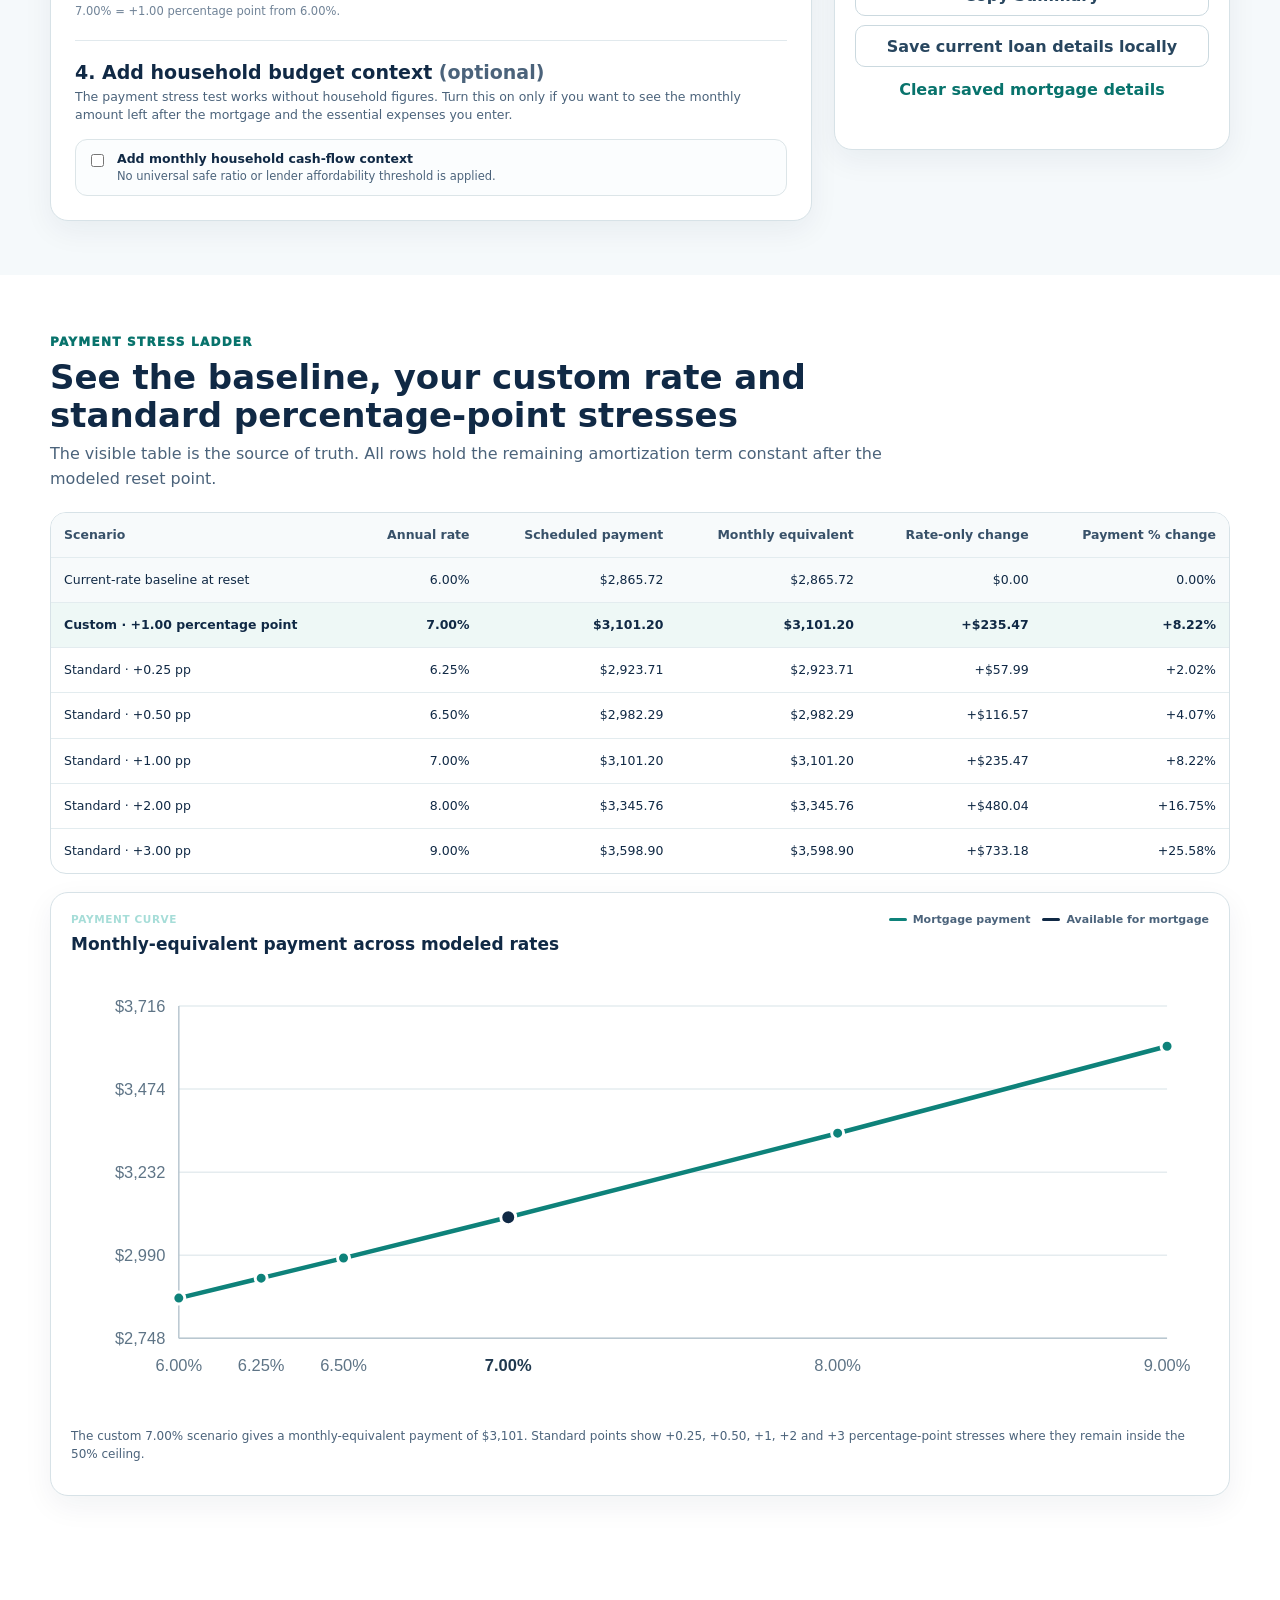
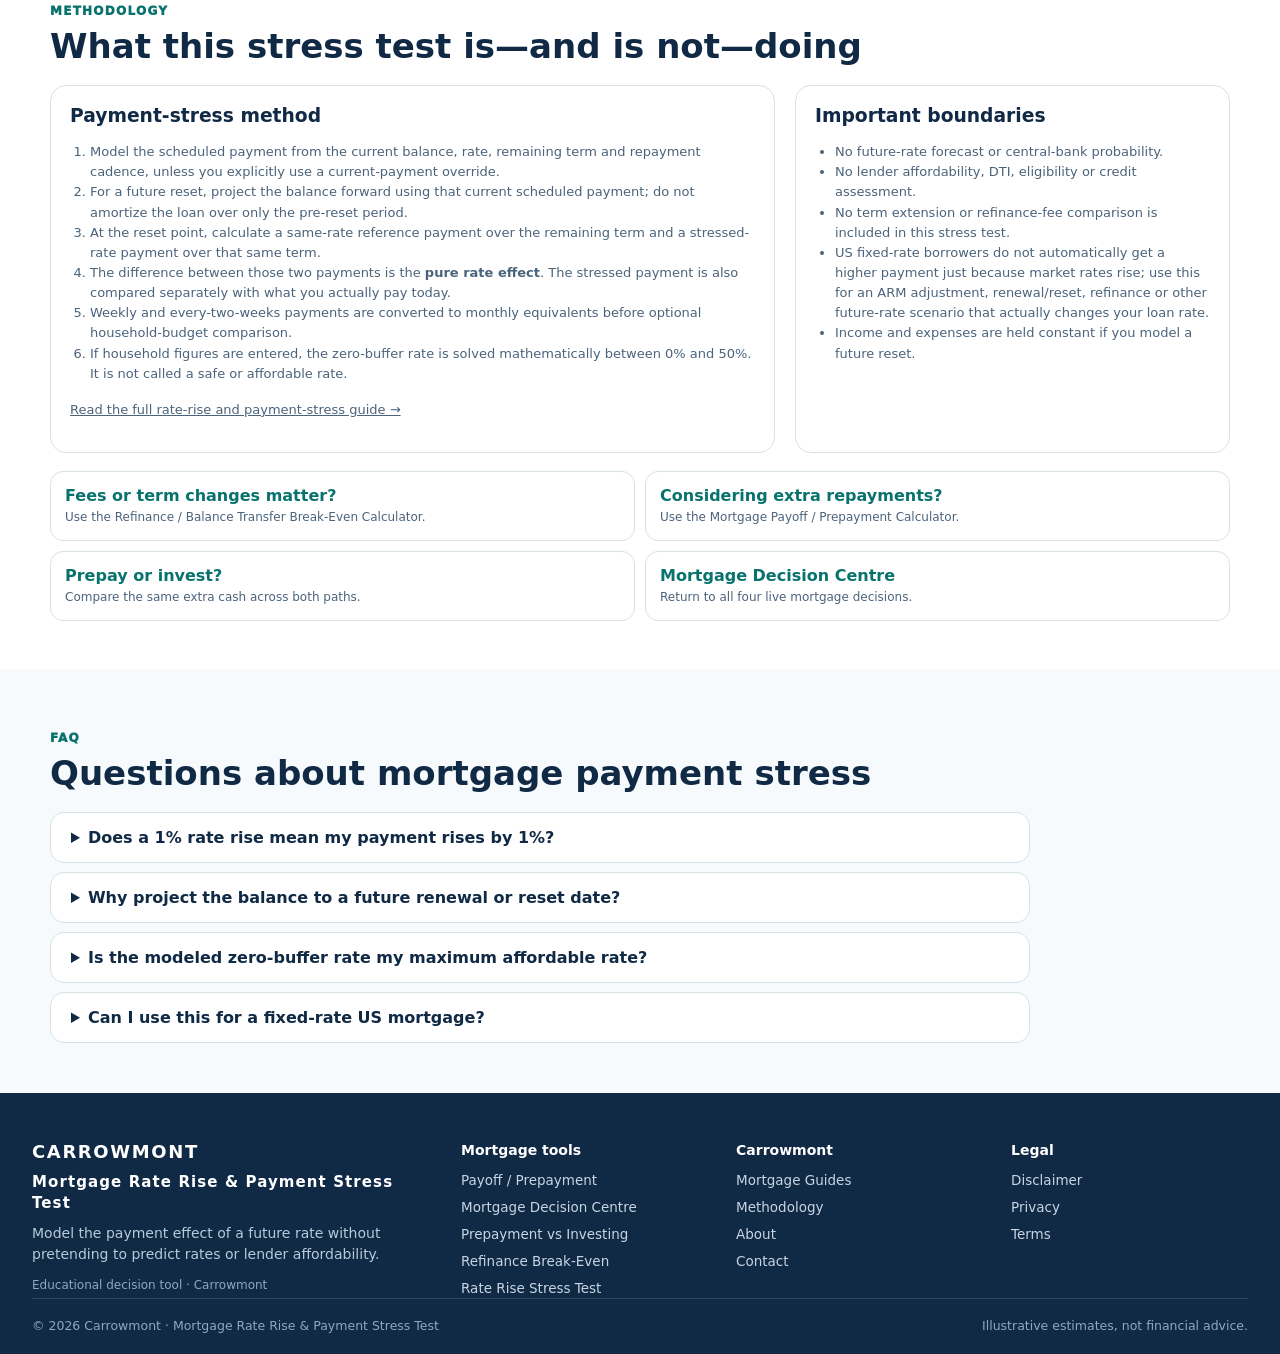
<file: rate-rise-stress-test.html>
<!doctype html>
<html lang="en">
<head>
  <meta charset="utf-8" />
  <meta name="viewport" content="width=device-width, initial-scale=1" />
  <title>Mortgage Rate Rise Calculator &amp; Payment Stress Test | Carrowmont</title>
  <meta name="description" content="See how much your mortgage or home-loan payment could rise if interest rates increase. Stress test future payments, monthly income share and optional household budget buffer." />
  <meta name="robots" content="index,follow" />
  <link rel="canonical" href="https://carrowmont.com/mortgage-payoff-calculator/rate-rise-stress-test.html" />
  <link rel="icon" href="/favicon.svg" type="image/svg+xml" />
  <link rel="stylesheet" href="styles.css" />
  <link rel="stylesheet" href="decision-centre.css" />
</head>
<body>
  <header class="site-header">
    <div class="container header-inner">
      <div class="brand-cluster"><a class="brand carrowmont-brand" href="/" aria-label="Carrowmont home"><span class="brand-wordmark">CARROWMONT</span></a><span class="brand-divider" aria-hidden="true"></span><a class="product-label" id="productLabel" href="rate-rise-stress-test.html">Home Loan EMI Rate Rise Stress Test</a></div>
      <div class="header-actions">
        <nav class="top-nav" aria-label="Primary navigation"><a href="#calculator">Calculator</a><a href="#scenarios">Scenarios</a><a href="#methodology">Methodology</a><a href="decision-centre.html">Decision Centre</a><a href="/">Home</a></nav>
        <details class="locale-menu" id="localeMenu"><summary id="localeSummary" aria-label="Choose country and currency"><span class="locale-globe" aria-hidden="true"><svg viewBox="0 0 24 24"><circle cx="12" cy="12" r="9"/><path d="M3 12h18M12 3c3 3 4.5 6 4.5 9S15 18 12 21c-3-3-4.5-6-4.5-9S9 6 12 3z"/></svg></span><span id="localeCurrent">India · INR</span><span class="locale-chevron" aria-hidden="true"><svg viewBox="0 0 24 24"><path d="M6 9l6 6 6-6"/></svg></span></summary><div class="locale-popover"><h3>Country &amp; currency</h3><p data-mortgage-copy="stressLocaleCopy">Choose familiar mortgage wording and number formatting.</p><label>Country / region<select id="regionSelect"></select></label><label>Currency<select id="currencySelect"></select></label><div class="locale-note"><strong>Important:</strong> currency changes display only. Carrowmont does not perform FX conversion or insert a country-specific lender stress rate.</div><button class="btn btn-primary btn-small" id="localeDone" type="button">Done</button></div></details>
        <details class="mobile-nav"><summary aria-label="Open navigation">Menu</summary><div class="mobile-nav-links"><a href="/">Carrowmont home</a><a data-mortgage-copy="familyName" href="decision-centre.html">Mortgage Decision Centre</a><a href="/mortgage-payoff-calculator/">Payoff Calculator</a><a href="#calculator">Calculator</a><a href="#scenarios">Scenarios</a><a href="/mortgage-rate-rise-payment-stress.html">Learn</a></div></details>
      </div>
    </div>
  </header>

  <main>
    <section class="decision-hero">
      <div class="container">
        <div class="family-breadcrumb"><a data-mortgage-copy="familyName" href="decision-centre.html">Mortgage Decision Centre</a><span>›</span><span id="breadcrumbCurrent">Rate Rise / Payment Stress</span></div>
        <div class="hero-inner">
          <div><p class="eyebrow">RATE RISE / PAYMENT STRESS</p><h1 id="toolTitle">How much would your mortgage payment rise if rates increase?</h1><p class="hero-copy">Model an immediate rate change or a future renewal/reset. See the payment effect first, then optionally add your take-home income and essential outgoings to understand the monthly cash-flow impact.</p><div class="chips" style="margin-top:16px"><span>Immediate or future reset</span><span>+0.25 to +3 pp stress ladder</span><span>Optional household budget</span><span>No rate forecast</span></div></div>
          <aside class="decision-question-card"><span class="result-kicker">SEARCH QUESTION → DECISION CONTEXT</span><strong>Payment first. Household context second.</strong><p>Carrowmont isolates the rate-only payment effect at the reset point. Budget figures are optional and use monthly equivalents so weekly or biweekly repayments are never compared directly with monthly income.</p></aside>
        </div>
      </div>
    </section>

    <section class="privacy-strip"><div class="container privacy-inner"><span class="privacy-icon" aria-hidden="true"><svg viewBox="0 0 24 24"><rect x="5" y="10" width="14" height="10" rx="2"/><path d="M8 10V7a4 4 0 0 1 8 0v3"/></svg></span><div><strong>Your financial inputs stay in this browser by default.</strong><span data-mortgage-copy="stressPrivacy">Only reusable current-loan facts can be saved locally for the Mortgage Decision Centre. Future rates, reset timing, household income, expenses, buffers and results are never stored in the shared mortgage profile.</span></div></div></section>

    <section class="mdc-calculator-shell" id="calculator">
      <div class="container">
        <div class="profile-banner mdc-profile-banner" id="profileBanner" hidden><div><strong data-mortgage-copy="stressSavedDetails">Saved mortgage details are available in this browser.</strong><p class="mdc-profile-summary" id="profileSummary">Review them before applying.</p></div><div class="profile-banner-actions stress-profile-actions"><button class="btn btn-primary btn-small" id="applyProfileBtn" type="button">Use these loan details</button><button class="btn btn-secondary btn-small" id="startFreshBtn" type="button">Start fresh</button><button class="btn btn-secondary btn-small" id="clearProfileBtn" type="button">Clear saved details</button></div></div>

        <div class="mdc-calculator-layout">
          <section class="mdc-input-card">
            <div class="section-head"><div><p class="eyebrow">YOUR ASSUMPTIONS</p><h2>Stress the payment without changing the remaining term</h2></div><button class="text-btn" id="resetBtn" type="button">Reset</button></div>

            <div class="mdc-section"><h3 data-mortgage-copy="stressCurrentHeading">1. Your current mortgage / home loan</h3><p>Enter the current balance, annual rate, remaining amortization and scheduled repayment cadence.</p><div class="mdc-fields">
              <label class="mdc-field"><span id="balanceLabel">Outstanding home loan balance</span><div class="mdc-money"><span class="currency-prefix">₹</span><input id="balance" type="number" min="1" step="1000" value="5000000" inputmode="decimal" /></div></label>
              <label class="mdc-field"><span>Current annual interest rate</span><div class="mdc-suffix"><input id="currentRate" type="number" min="0" max="50" step="0.01" value="8.50" inputmode="decimal" /><span>%</span></div></label>
              <label class="mdc-field"><span id="termLabel">Remaining loan tenure - years</span><input id="remainingYears" type="number" min="0" max="100" step="1" value="15" /></label>
              <label class="mdc-field"><span>Additional months</span><input id="remainingMonths" type="number" min="0" max="11" step="1" value="0" /></label>
              <label class="mdc-field wide"><span>Scheduled repayment frequency</span><select id="paymentFrequency"><option value="monthly">Monthly</option><option value="biweekly" id="biweeklyOption">Every 2 Weeks</option><option value="weekly">Weekly</option></select><small>The same cadence is used before and after the modeled rate change.</small></label>
            </div>
            <label class="mdc-check stress-override-check"><input id="useCurrentPayment" type="checkbox" /><span><strong>Use my lender's current scheduled repayment amount</strong><small>This amount is used to project the balance to a future reset and to compare the stressed payment with what you pay today. The pure rate effect still uses a same-rate reference payment at reset.</small></span></label>
            <div class="mdc-fields mdc-hidden" id="currentPaymentFields" style="margin-top:12px"><label class="mdc-field wide"><span id="currentPaymentLabel">Current scheduled repayment amount</span><div class="mdc-money"><span class="currency-prefix">₹</span><input id="currentPayment" type="number" min="0.01" step="1" value="50000" inputmode="decimal" /></div><small>This stress test does not model negative-amortization or payment-cap products.</small></label></div>
            </div>

            <div class="mdc-section"><h3>2. When could the rate change?</h3><p>Use 0 for an immediate stress. For a future renewal or reset, Carrowmont projects the current balance to the nearest scheduled repayment checkpoint.</p><div class="mdc-fields"><label class="mdc-field wide"><span>Months until the higher rate could apply</span><input id="monthsUntilRateChange" type="number" min="0" step="1" value="0" /><small id="resetTimingHelp">0 means the stressed rate applies to the current balance now.</small></label></div></div>

            <div class="mdc-section"><h3>3. Stress the rate</h3><p>Enter any future rate from 0% to 50%. The tool also calculates +0.25, +0.50, +1, +2 and +3 percentage-point scenarios automatically.</p><div class="mdc-fields"><label class="mdc-field wide"><span>Future / stressed annual rate</span><div class="mdc-suffix"><input id="stressedRate" type="number" min="0" max="50" step="0.01" value="9.50" inputmode="decimal" /><span>%</span></div><small id="rateDeltaHelp">9.50% = +1.00 percentage point from 8.50%.</small></label></div></div>

            <div class="mdc-section"><h3>4. Add household budget context <span style="font-weight:600;color:var(--muted)">(optional)</span></h3><p data-mortgage-copy="stressBudgetIntro">The payment stress test works without household figures. Turn this on only if you want to see the monthly amount left after the mortgage and the essential outgoings you enter.</p><label class="mdc-check"><input id="budgetEnabled" type="checkbox" /><span><strong>Add monthly household cash-flow context</strong><small>No universal safe ratio or lender affordability threshold is applied.</small></span></label><div class="mdc-fields mdc-hidden" id="budgetFields" style="margin-top:14px">
              <label class="mdc-field"><span>Monthly take-home household income</span><div class="mdc-money"><span class="currency-prefix">₹</span><input id="monthlyIncome" type="number" min="0" step="100" placeholder="Optional" inputmode="decimal" /></div></label>
              <label class="mdc-field"><span data-mortgage-copy="stressExpensesLabel">Monthly essential outgoings excluding this mortgage</span><div class="mdc-money"><span class="currency-prefix">₹</span><input id="monthlyExpenses" type="number" min="0" step="100" placeholder="Optional" inputmode="decimal" /></div><small>Examples: food, utilities, transport, insurance, childcare and required debt payments. You decide what to include.</small></label>
              <div class="stress-assumption-note wide"><strong>Future-budget assumption</strong><span data-mortgage-copy="stressExpensesNote">Income and non-mortgage expenses are held constant. Carrowmont does not forecast wages, inflation or future household costs.</span></div>
            </div></div>

            <div class="mdc-validation" id="validationMessage" role="alert" hidden></div>
          </section>

          <aside class="mdc-summary-column">
            <section class="mdc-summary-card mdc-hero-result" aria-live="polite"><span class="result-kicker">CUSTOM STRESSED PAYMENT</span><strong class="mdc-hero-value" id="stressedPaymentResult">—</strong><p id="heroResultText">Enter valid assumptions to calculate the payment stress.</p></section>
            <section class="mdc-summary-card mdc-results-grid">
              <div><span>Payment today</span><strong id="paymentTodayResult">—</strong></div>
              <div><span>Same-rate reference at reset</span><strong id="sameRatePaymentResult">—</strong></div>
              <div><span>Rate-only payment change</span><strong id="rateOnlyChangeResult">—</strong></div>
              <div><span>Change from what you pay today</span><strong id="todayChangeResult">—</strong></div>
              <div><span>Payment % change</span><strong id="ratePctChangeResult">—</strong></div>
              <div><span>Stressed monthly equivalent</span><strong id="monthlyEquivalentResult">—</strong></div>
              <div><span>Annualized cash-flow change</span><strong id="annualCashFlowResult">—</strong></div>
            </section>
            <section class="mdc-summary-card"><span class="result-kicker">RATE-CHANGE CHECKPOINT</span><div class="stress-reset-grid"><div><span>Modeled timing</span><strong id="resetTimingResult">—</strong></div><div><span>Projected balance at reset</span><strong id="resetBalanceResult">—</strong></div><div><span>Remaining term at reset</span><strong id="resetTermResult">—</strong></div></div><p class="mdc-result-note" id="resetNote">A future date is snapped to the nearest modeled repayment checkpoint.</p></section>
            <section class="mdc-summary-card stress-budget-card" id="budgetResultCard" hidden><span class="result-kicker">OPTIONAL HOUSEHOLD CONTEXT</span><strong id="budgetStateTitle">—</strong><div class="stress-reset-grid"><div><span>Current monthly buffer</span><strong id="bufferTodayResult">—</strong></div><div><span>Stressed monthly buffer</span><strong id="bufferStressResult">—</strong></div><div><span data-mortgage-copy="stressShareLabel">Stressed mortgage share</span><strong id="mortgageShareResult">—</strong></div><div><span>Modeled zero-buffer rate</span><strong id="zeroBufferRateResult">—</strong></div></div><p class="mdc-result-note" id="zeroBufferNote">A mathematical crossover under the entered income and expense assumptions — not a recommended maximum or lender affordability result.</p></section>
            <section class="mdc-summary-card mdc-action-card"><button class="btn btn-primary" id="reportBtn" type="button">Generate Payment Stress Decision Report</button><button class="btn btn-secondary" id="copyBtn" type="button">Copy Summary</button><button class="btn btn-secondary" id="saveProfileBtn" type="button">Save current loan details locally</button><button class="text-btn" id="clearSavedBtn" data-mortgage-copy="clearSavedDetails" type="button">Clear saved mortgage details</button><span class="action-status" id="reportDownloadStatus" aria-live="polite"></span></section>
          </aside>
        </div>
      </div>
    </section>

    <section class="comparison-section" id="scenarios"><div class="container"><div class="section-title"><p class="eyebrow">PAYMENT STRESS LADDER</p><h2>See the baseline, your custom rate and standard percentage-point stresses</h2><p>The visible table is the source of truth. All rows hold the remaining amortization term constant after the modeled reset point.</p></div><div class="comparison-table-wrap"><table class="comparison-table stress-table"><thead><tr><th>Scenario</th><th>Annual rate</th><th>Scheduled payment</th><th>Monthly equivalent</th><th>Rate-only change</th><th>Payment % change</th><th class="budget-column" hidden>Budget buffer*</th></tr></thead><tbody id="scenarioTableBody"></tbody></table></div><p class="stress-table-foot" id="budgetTableFoot" hidden>*Budget buffer uses the monthly take-home income and essential outgoings you entered.</p>
      <div class="stress-chart-card"><div class="refi-chart-head"><div><span class="result-kicker">PAYMENT CURVE</span><strong id="chartTitle">Monthly-equivalent payment across modeled rates</strong></div><div class="refi-chart-key"><span><i class="refi-key-line"></i><span data-mortgage-copy="stressPaymentLegend">Mortgage payment</span></span><span id="budgetLineKey" hidden><i class="stress-key-budget"></i><span data-mortgage-copy="stressAvailableLegend">Available for mortgage</span></span></div></div><svg id="stressChart" class="stress-payment-chart" viewBox="0 0 760 300" role="img" aria-labelledby="chartTitle chartSummary"></svg><p class="refi-chart-summary" id="chartSummary">The chart reinforces the scenario table and does not replace it.</p></div>
    </div></section>

    <section class="comparison-section" id="methodology"><div class="container"><div class="section-title"><p class="eyebrow">METHODOLOGY</p><h2>What this stress test is—and is not—doing</h2></div><div class="methodology-grid"><article class="methodology-card"><h3>Payment-stress method</h3><ol><li>Model the scheduled payment from the current balance, rate, remaining term and repayment cadence, unless you explicitly use a current-payment override.</li><li>For a future reset, project the balance forward using that current scheduled payment; do not amortize the loan over only the pre-reset period.</li><li>At the reset point, calculate a same-rate reference payment over the remaining term and a stressed-rate payment over that same term.</li><li>The difference between those two payments is the <strong>pure rate effect</strong>. The stressed payment is also compared separately with what you actually pay today.</li><li>Weekly and every-two-weeks payments are converted to monthly equivalents before optional household-budget comparison.</li><li>If household figures are entered, the zero-buffer rate is solved mathematically between 0% and 50%. It is not called a safe or affordable rate.</li></ol><p><a href="/mortgage-rate-rise-payment-stress.html">Read the full rate-rise and payment-stress guide →</a></p></article><aside class="methodology-card"><h3>Important boundaries</h3><ul><li>No future-rate forecast or central-bank probability.</li><li>No lender affordability, DTI, eligibility or credit assessment.</li><li>No term extension or refinance-fee comparison is included in this stress test.</li><li>US fixed-rate borrowers do not automatically get a higher payment just because market rates rise; use this for an ARM adjustment, renewal/reset, refinance or other future-rate scenario that actually changes your loan rate.</li><li>Income and expenses are held constant if you model a future reset.</li></ul></aside></div><div class="decision-links" style="margin-top:18px"><a href="refinance-break-even.html"><strong>Fees or term changes matter?</strong><span>Use the Refinance / Balance Transfer Break-Even Calculator.</span></a><a href="/mortgage-payoff-calculator/"><strong>Considering extra repayments?</strong><span data-mortgage-copy="stressPayoffLink">Use the Mortgage / Home Loan Payoff Calculator.</span></a><a href="prepayment-vs-investing.html"><strong>Prepay or invest?</strong><span>Compare the same extra cash across both paths.</span></a><a href="decision-centre.html"><strong data-mortgage-copy="familyName">Mortgage Decision Centre</strong><span data-mortgage-copy="stressDecisionDescription">Return to all four live mortgage decisions.</span></a></div></div></section>

    <section class="faq-section" id="faq"><div class="container"><div class="section-title"><p class="eyebrow">FAQ</p><h2 data-mortgage-copy="stressFaqHeading">Questions about mortgage payment stress</h2></div><div class="faq-list"><details><summary>Does a 1% rate rise mean my payment rises by 1%?</summary><p>No. A move from 6% to 7% is a one percentage-point increase in the annual rate, but the payment change depends on the balance, remaining term, repayment frequency and interest convention.</p></details><details><summary>Why project the balance to a future renewal or reset date?</summary><p>If the new rate applies later, the balance should usually be lower by then. Applying the future rate to today's balance would overstate the amount still owed at the modeled reset point.</p></details><details><summary>Is the modeled zero-buffer rate my maximum affordable rate?</summary><p data-mortgage-copy="zeroBufferExplanation">No. It is only the mathematical rate at which the entered monthly take-home income minus entered essential outgoings equals the modeled monthly-equivalent mortgage payment. It is not a lender rule or a recommendation.</p></details><details><summary>Can I use this for a fixed-rate US mortgage?</summary><p>Only when the loan rate can actually change—for example an ARM adjustment, future refinance or another contractual reset. A typical fully fixed-rate mortgage payment does not automatically change when market rates rise.</p></details></div></div></section>
  </main>

  <footer class="site-footer"><div class="container footer-grid"><div class="footer-brand-block"><a class="footer-wordmark" href="/">CARROWMONT</a><strong class="footer-product-name" id="footerProductName">Home Loan EMI Rate Rise Stress Test</strong><p>Model the payment effect of a future rate without pretending to predict rates or lender affordability.</p><span class="footer-small">Educational decision tool · Carrowmont</span></div><div class="footer-col"><strong data-mortgage-copy="toolsLabel">Mortgage tools</strong><a href="/mortgage-payoff-calculator/">Payoff / Prepayment</a><a data-mortgage-copy="familyName" href="decision-centre.html">Mortgage Decision Centre</a><a href="prepayment-vs-investing.html">Prepayment vs Investing</a><a href="refinance-break-even.html">Refinance Break-Even</a><a href="rate-rise-stress-test.html" aria-current="page">Rate Rise Stress Test</a></div><div class="footer-col"><strong>Carrowmont</strong><a data-mortgage-copy="learnLabel" href="/learn.html#home-loans">Mortgage Learn</a><a href="/methodology.html">Methodology</a><a href="/about.html">About</a><a href="/contact.html">Contact</a></div><div class="footer-col"><strong>Legal</strong><a href="/disclaimer.html">Disclaimer</a><a href="/privacy.html">Privacy</a><a href="/terms.html">Terms</a></div></div><div class="container footer-bottom"><span>&copy; 2026 Carrowmont · <span id="footerProductBottom">Home Loan EMI Rate Rise Stress Test</span></span><span>Illustrative estimates, not financial advice.</span></div></footer>

  <script src="locale.js"></script>
  <script src="core.js"></script>
  <script src="mortgage-decision-profile.js"></script>
  <script src="rate-rise-stress-test-core.js"></script>
  <script src="pdf-export.js"></script>
  <script src="report-standard.js"></script>
  <script src="rate-rise-stress-test-pdf-renderer.js"></script>
  <script src="rate-rise-stress-test.js"></script>
  <script src="analytics.js?v=20261031-cfwa1" data-carrowmont-tool="mortgage-rate-rise-stress-test"></script>
</body>
</html>
</file>
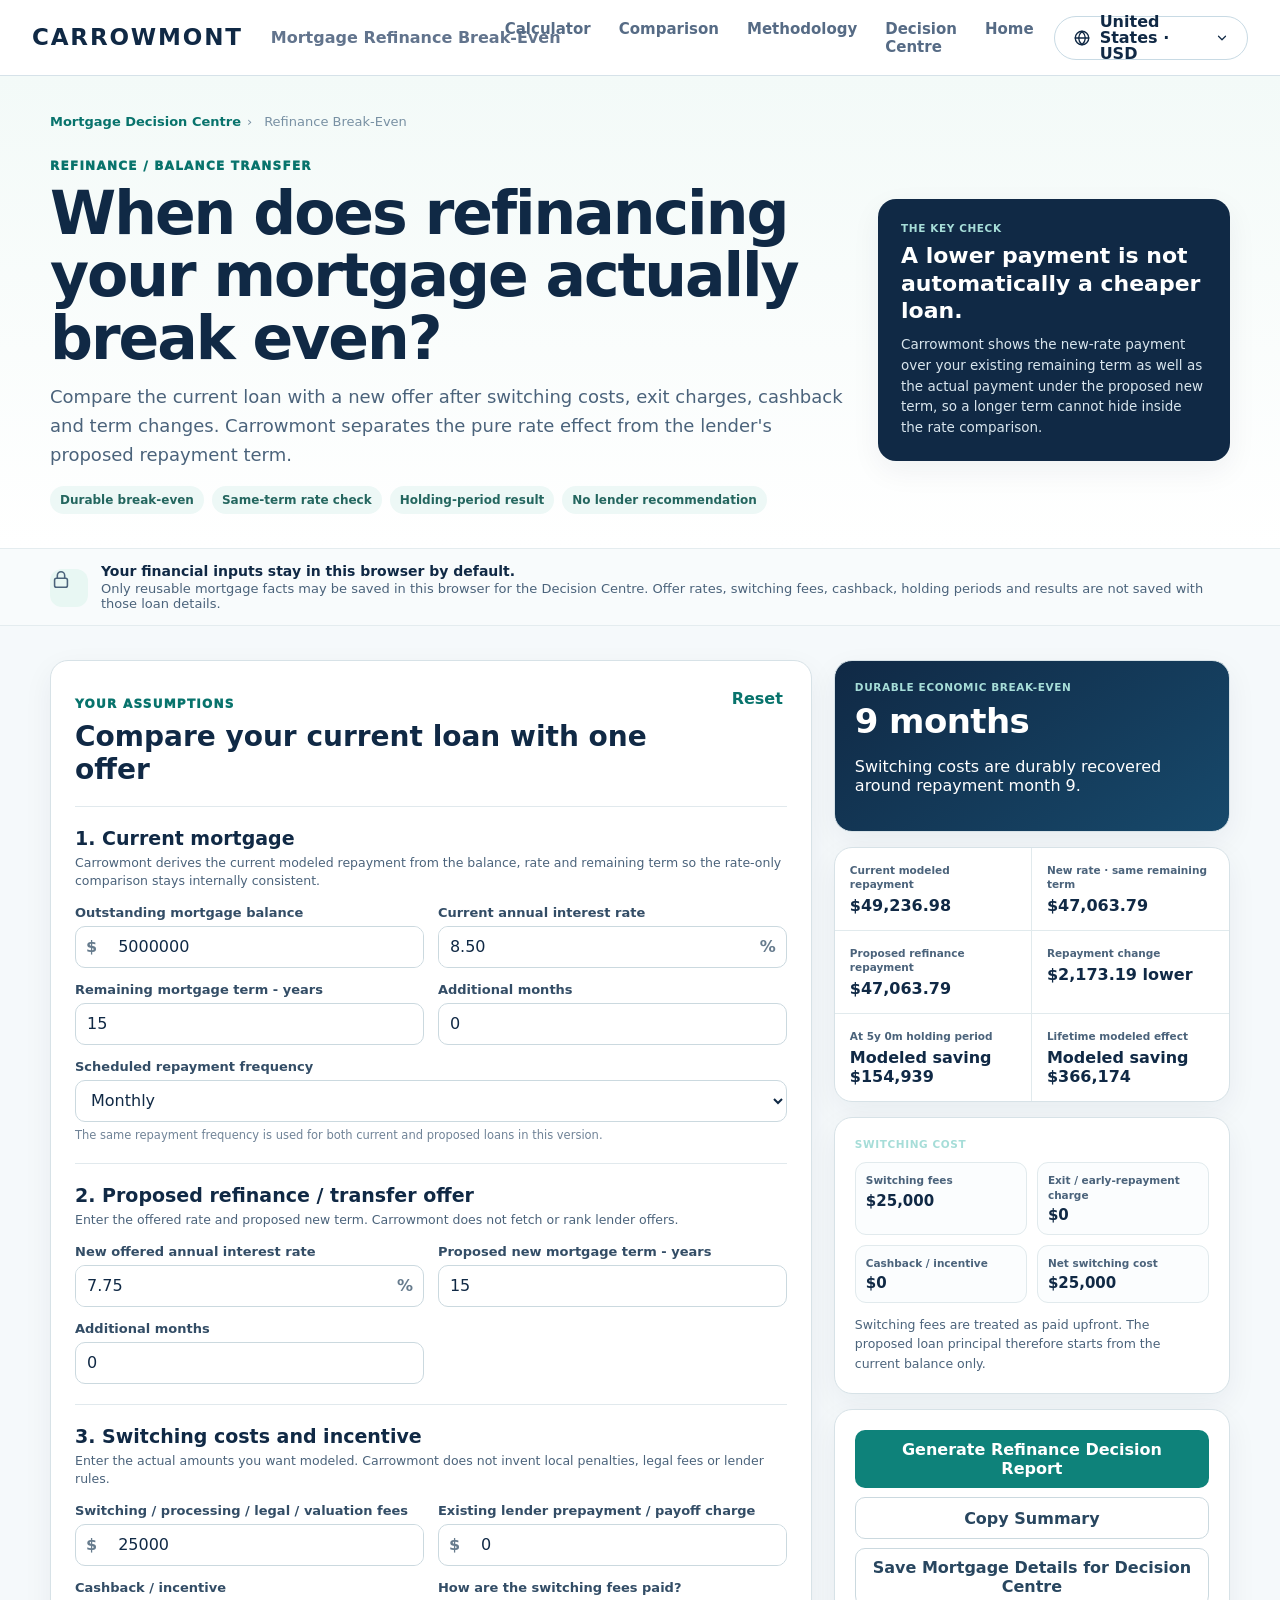
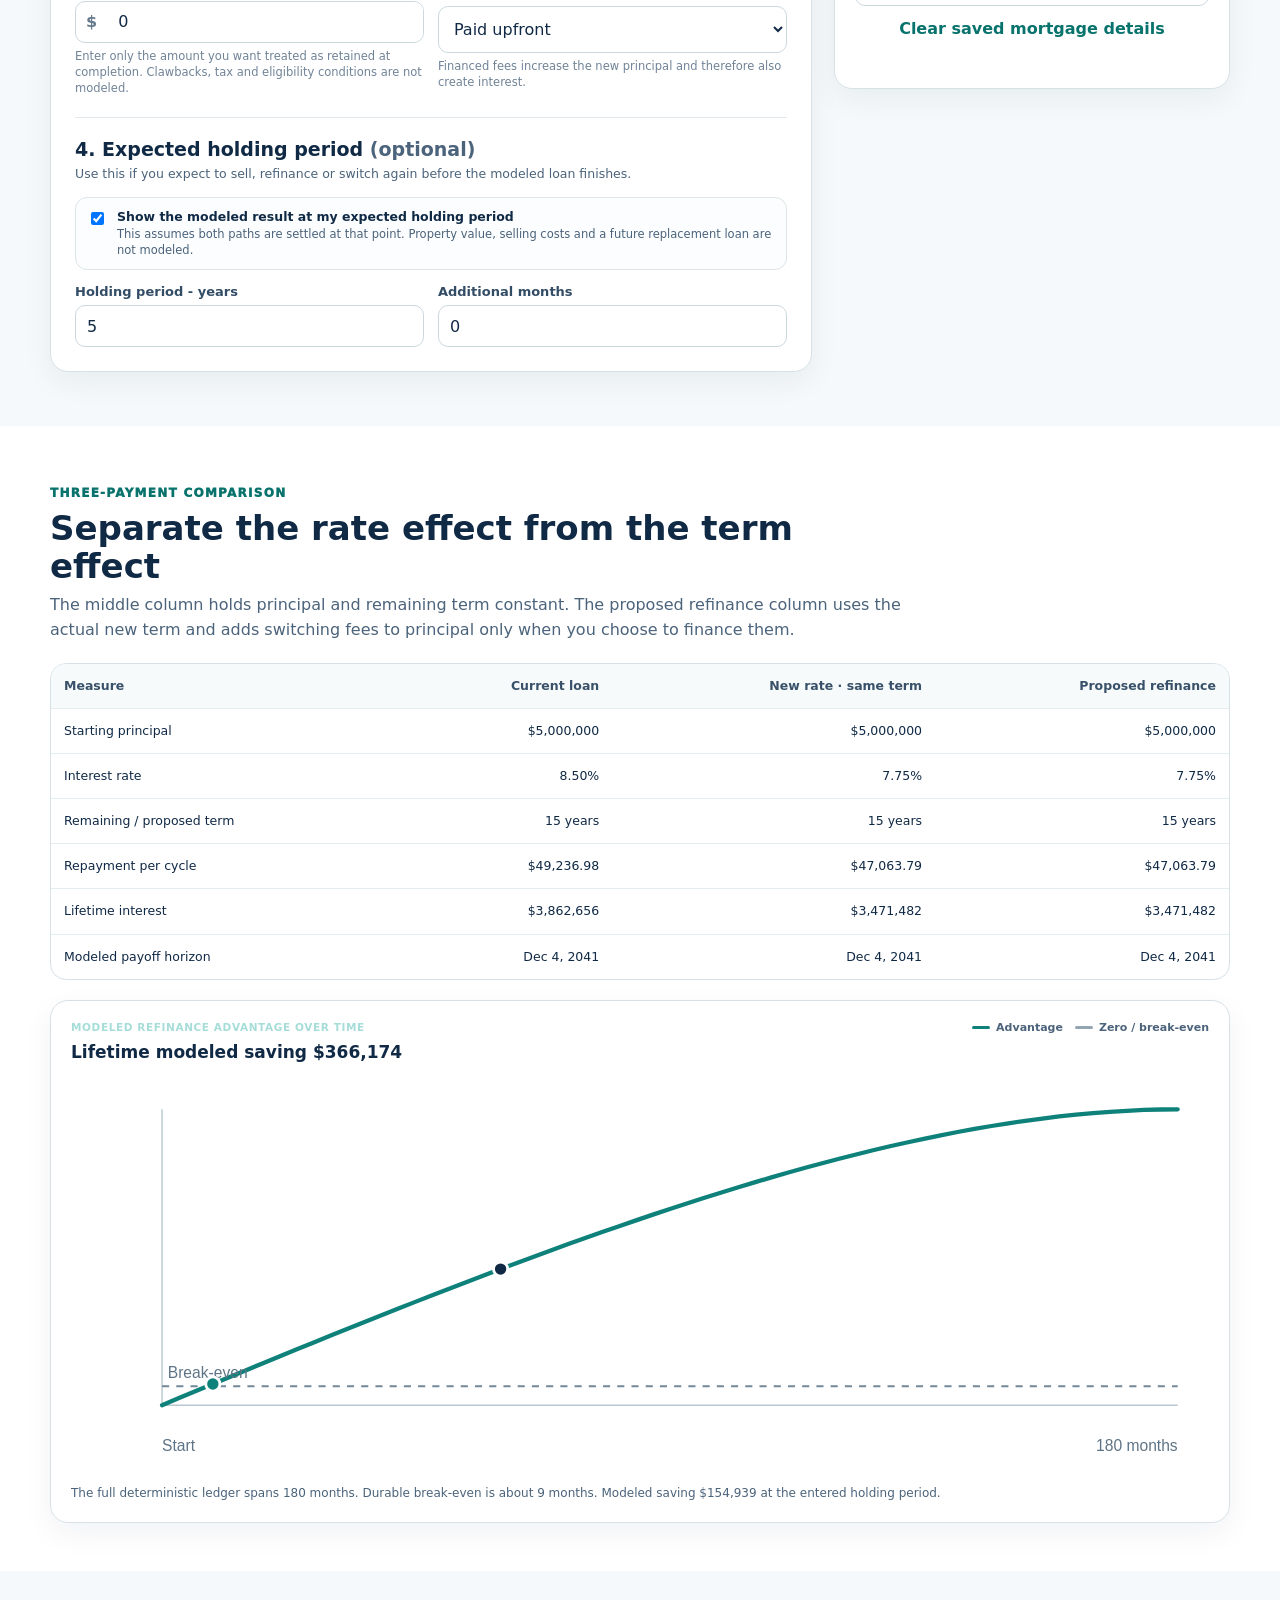
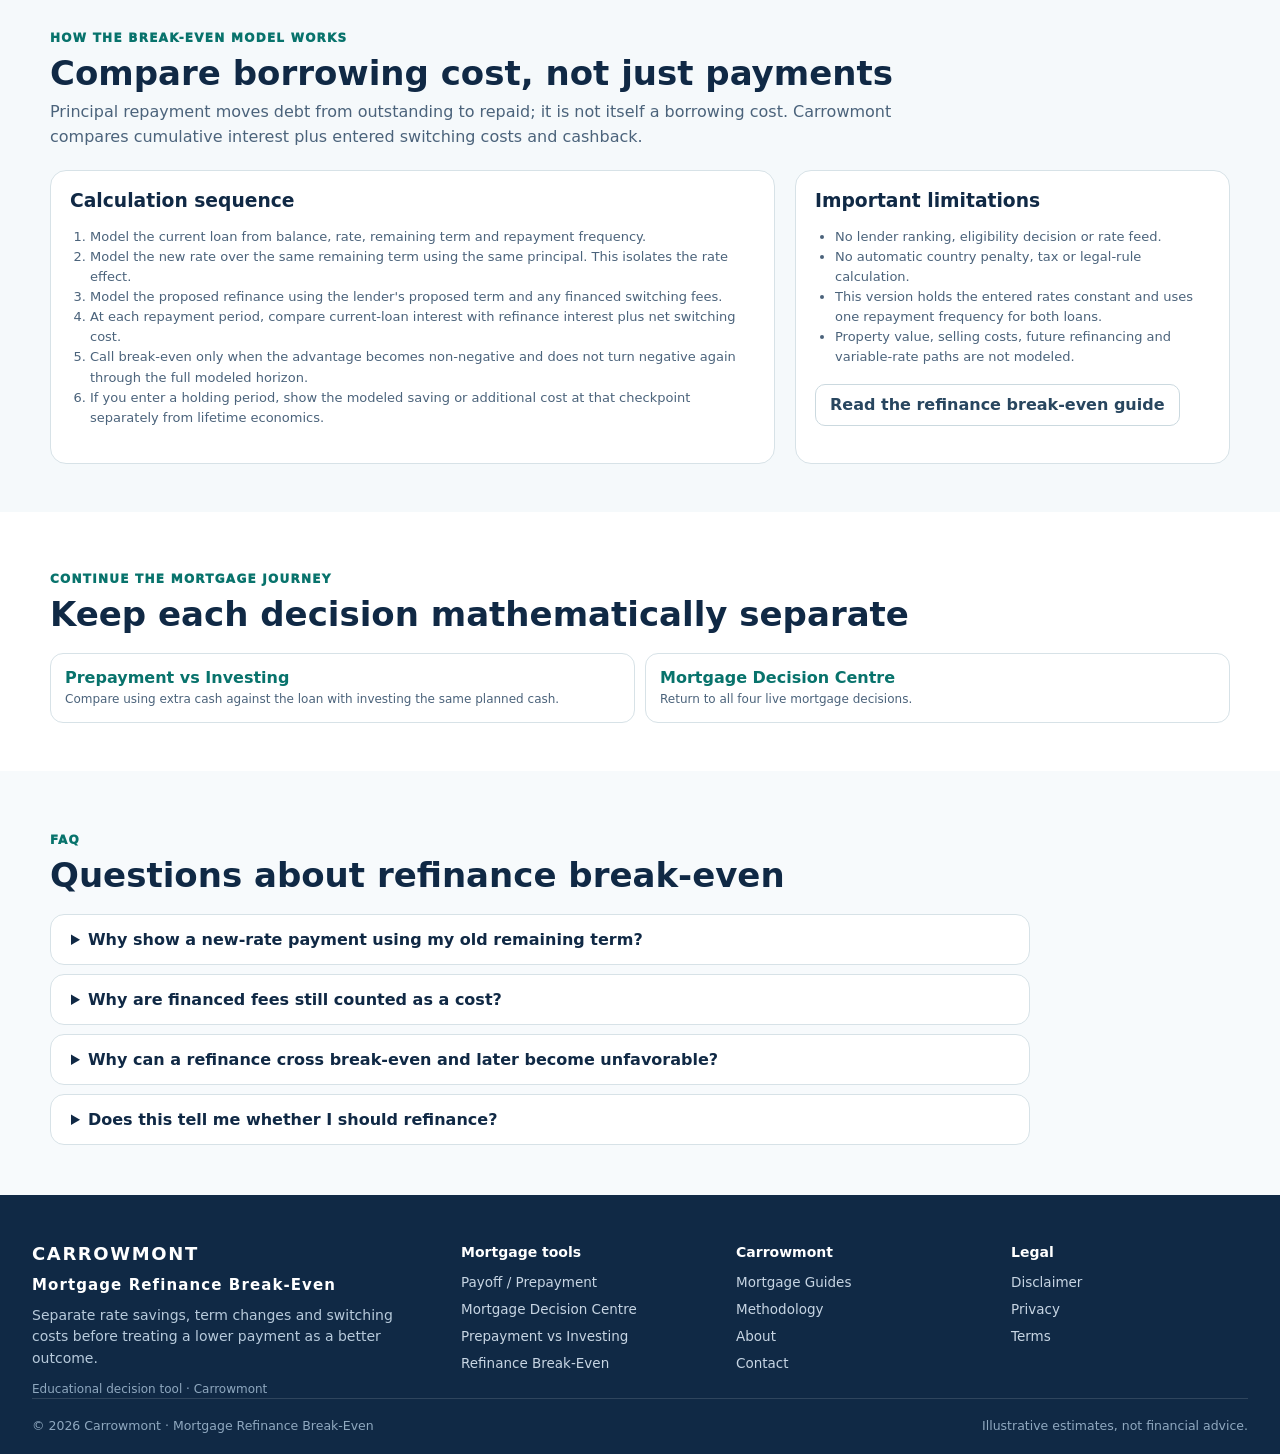
<file: refinance-break-even.html>
<!doctype html>
<html lang="en">
<head>
  <meta charset="utf-8" />
  <meta name="viewport" content="width=device-width, initial-scale=1" />
  <title>Mortgage Refinance Break-Even Calculator | Carrowmont</title>
  <meta name="description" content="Compare a mortgage refinance, remortgage or home-loan balance transfer after fees, cashback and term changes. See same-term payment, proposed payment, break-even timing and modeled lifetime cost." />
  <meta name="robots" content="index,follow" />
  <link rel="canonical" href="https://carrowmont.com/mortgage-payoff-calculator/refinance-break-even.html" />
  <link rel="icon" href="/favicon.svg" type="image/svg+xml" />
  <link rel="stylesheet" href="styles.css" />
  <link rel="stylesheet" href="decision-centre.css" />
</head>
<body>
  <header class="site-header">
    <div class="container header-inner">
      <div class="brand-cluster"><a class="brand carrowmont-brand" href="/" aria-label="Carrowmont home"><span class="brand-wordmark">CARROWMONT</span></a><span class="brand-divider" aria-hidden="true"></span><a class="product-label" id="productLabel" href="refinance-break-even.html">Home Loan Balance Transfer Break-Even</a></div>
      <div class="header-actions">
        <nav class="top-nav" aria-label="Primary navigation"><a href="#calculator">Calculator</a><a href="#comparison">Comparison</a><a href="#methodology">Methodology</a><a href="decision-centre.html">Decision Centre</a><a href="/">Home</a></nav>
        <details class="locale-menu" id="localeMenu"><summary id="localeSummary" aria-label="Choose country and currency"><span class="locale-globe" aria-hidden="true"><svg viewBox="0 0 24 24"><circle cx="12" cy="12" r="9"/><path d="M3 12h18M12 3c3 3 4.5 6 4.5 9S15 18 12 21c-3-3-4.5-6-4.5-9S9 6 12 3z"/></svg></span><span id="localeCurrent">India · INR</span><span class="locale-chevron" aria-hidden="true"><svg viewBox="0 0 24 24"><path d="M6 9l6 6 6-6"/></svg></span></summary><div class="locale-popover"><h3>Country &amp; currency</h3><p>Choose familiar terminology and number formatting.</p><label>Country / region<select id="regionSelect"></select></label><label>Currency<select id="currencySelect"></select></label><div class="locale-note"><strong>Important:</strong> changing currency changes the unit and formatting only. It does not convert entered values.</div><button class="btn btn-primary btn-small" id="localeDone" type="button">Done</button></div></details>
        <details class="mobile-nav"><summary aria-label="Open navigation">Menu</summary><div class="mobile-nav-links"><a href="/">Carrowmont home</a><a data-mortgage-copy="familyName" href="decision-centre.html">Mortgage Decision Centre</a><a href="/mortgage-payoff-calculator/">Payoff Calculator</a><a href="#calculator">Calculator</a><a href="#methodology">Methodology</a><a href="/mortgage-refinance-break-even.html">Learn</a></div></details>
      </div>
    </div>
  </header>

  <main>
    <section class="decision-hero">
      <div class="container">
        <div class="family-breadcrumb"><a data-mortgage-copy="familyName" href="decision-centre.html">Mortgage Decision Centre</a><span>›</span><span id="breadcrumbCurrent">Balance Transfer Break-Even</span></div>
        <div class="hero-inner">
          <div><p class="eyebrow">REFINANCE / BALANCE TRANSFER</p><h1 id="toolTitle">When does refinancing actually break even?</h1><p class="hero-copy">Compare the current loan with a new offer after switching costs, exit charges, cashback and term changes. Carrowmont separates the pure rate effect from the lender's proposed repayment term.</p><div class="chips" style="margin-top:16px"><span>Durable break-even</span><span>Same-term rate check</span><span>Holding-period result</span><span>No lender recommendation</span></div></div>
          <aside class="decision-question-card"><span class="result-kicker">THE KEY CHECK</span><strong>A lower payment is not automatically a cheaper loan.</strong><p>Carrowmont shows the new-rate payment over your existing remaining term as well as the actual payment under the proposed new term, so a longer term cannot hide inside the rate comparison.</p></aside>
        </div>
      </div>
    </section>

    <section class="privacy-strip"><div class="container privacy-inner"><span class="privacy-icon" aria-hidden="true"><svg viewBox="0 0 24 24"><rect x="5" y="10" width="14" height="10" rx="2"/><path d="M8 10V7a4 4 0 0 1 8 0v3"/></svg></span><div><strong>Your financial inputs stay in this browser by default.</strong><span data-mortgage-copy="refiPrivacy">Only reusable mortgage facts may be saved locally for the Decision Centre. Offer rates, switching fees, cashback, holding periods and results are not stored in the shared profile.</span></div></div></section>

    <section class="mdc-calculator-shell" id="calculator">
      <div class="container">
        <div class="profile-banner mdc-profile-banner" id="profileBanner" hidden><div><strong data-mortgage-copy="profileFromAnotherStep">Loan details are available from another Mortgage Decision Centre step.</strong><p class="mdc-profile-summary" id="profileSummary">Review them before applying.</p></div><div class="profile-banner-actions"><button class="btn btn-primary btn-small" id="applyProfileBtn" type="button">Use these loan details</button><button class="btn btn-secondary btn-small" id="startFreshBtn" type="button">Start fresh</button></div></div>
        <div class="mdc-calculator-layout">
          <section class="mdc-input-card">
            <div class="section-head"><div><p class="eyebrow">YOUR ASSUMPTIONS</p><h2>Compare your current loan with one offer</h2></div><button class="text-btn" id="resetBtn" type="button">Reset</button></div>

            <div class="mdc-section"><h3 data-mortgage-copy="currentLoanHeading">1. Current mortgage / home loan</h3><p>Carrowmont derives the current modeled repayment from the balance, rate and remaining term so the rate-only comparison stays internally consistent.</p><div class="mdc-fields">
              <label class="mdc-field"><span id="balanceLabel">Outstanding home loan balance</span><div class="mdc-money"><span class="currency-prefix">₹</span><input id="balance" type="number" min="1" step="1000" value="5000000" inputmode="decimal" /></div></label>
              <label class="mdc-field"><span>Current annual interest rate</span><div class="mdc-suffix"><input id="currentRate" type="number" min="0" max="50" step="0.01" value="8.50" inputmode="decimal" /><span>%</span></div></label>
              <label class="mdc-field"><span id="currentTermLabel">Remaining loan tenure - years</span><input id="remainingYears" type="number" min="0" max="100" step="1" value="15" /></label>
              <label class="mdc-field"><span>Additional months</span><input id="remainingMonths" type="number" min="0" max="11" step="1" value="0" /></label>
              <label class="mdc-field wide"><span>Scheduled repayment frequency</span><select id="paymentFrequency"><option value="monthly">Monthly</option><option value="biweekly" id="biweeklyOption">Every 2 Weeks</option><option value="weekly">Weekly</option></select><small>The same repayment frequency is used for both current and proposed loans in this version.</small></label>
            </div></div>

            <div class="mdc-section"><h3>2. Proposed refinance / transfer offer</h3><p>Enter the offered rate and proposed new term. Carrowmont does not fetch or rank lender offers.</p><div class="mdc-fields">
              <label class="mdc-field"><span>New offered annual interest rate</span><div class="mdc-suffix"><input id="newRate" type="number" min="0" max="50" step="0.01" value="7.75" inputmode="decimal" /><span>%</span></div></label>
              <label class="mdc-field"><span id="proposedTermLabel">Proposed new tenure - years</span><input id="proposedYears" type="number" min="0" max="100" step="1" value="15" /></label>
              <label class="mdc-field"><span>Additional months</span><input id="proposedMonths" type="number" min="0" max="11" step="1" value="0" /></label>
            </div></div>

            <div class="mdc-section"><h3>3. Switching costs and incentive</h3><p>Enter the actual amounts you want modeled. Carrowmont does not invent local penalties, legal fees or lender rules.</p><div class="mdc-fields">
              <label class="mdc-field"><span id="switchingFeesLabel">Switching / processing / legal / valuation fees</span><div class="mdc-money"><span class="currency-prefix">₹</span><input id="switchingFees" type="number" min="0" step="100" value="25000" /></div></label>
              <label class="mdc-field"><span id="exitChargeLabel">Existing lender exit / prepayment charge</span><div class="mdc-money"><span class="currency-prefix">₹</span><input id="exitCharge" type="number" min="0" step="100" value="0" /></div></label>
              <label class="mdc-field"><span>Cashback / incentive</span><div class="mdc-money"><span class="currency-prefix">₹</span><input id="cashback" type="number" min="0" step="100" value="0" /></div><small>Enter only the amount you want treated as retained at completion. Clawbacks, tax and eligibility conditions are not modeled.</small></label>
              <label class="mdc-field"><span>How are the switching fees paid?</span><select id="feePaymentMode"><option value="upfront">Paid upfront</option><option value="financed">Financed into the new loan</option></select><small>Financed fees increase the new principal and therefore also create interest.</small></label>
            </div></div>

            <div class="mdc-section"><h3>4. Expected holding period <span style="font-weight:600;color:var(--muted)">(optional)</span></h3><p>Use this if you expect to sell, refinance or switch again before the modeled loan finishes.</p><label class="mdc-check"><input id="useHoldingPeriod" type="checkbox" checked /><span><strong>Show the modeled result at my expected holding period</strong><small>This assumes both paths are settled at that point. Property value, selling costs and a future replacement loan are not modeled.</small></span></label><div class="mdc-fields" id="holdingFields" style="margin-top:14px"><label class="mdc-field"><span>Holding period - years</span><input id="holdingYears" type="number" min="0" max="100" step="1" value="5" /></label><label class="mdc-field"><span>Additional months</span><input id="holdingMonths" type="number" min="0" max="11" step="1" value="0" /></label></div></div>

            <div class="mdc-validation" id="validationMessage" role="alert" hidden></div>
          </section>

          <aside class="mdc-summary-column">
            <section class="mdc-summary-card mdc-hero-result" aria-live="polite"><span class="result-kicker">DURABLE ECONOMIC BREAK-EVEN</span><strong class="mdc-hero-value" id="breakEvenValue">—</strong><p id="breakEvenText">Enter valid assumptions to calculate the comparison.</p></section>
            <section class="mdc-summary-card mdc-results-grid">
              <div><span>Current modeled repayment</span><strong id="currentPaymentResult">—</strong></div>
              <div><span>New rate · same remaining term</span><strong id="rateOnlyPaymentResult">—</strong></div>
              <div><span>Proposed refinance repayment</span><strong id="proposedPaymentResult">—</strong></div>
              <div><span>Repayment change</span><strong id="paymentChangeResult">—</strong></div>
              <div><span id="holdingResultLabel">At expected holding period</span><strong id="holdingResult">—</strong></div>
              <div><span>Lifetime modeled effect</span><strong id="lifetimeResult">—</strong></div>
            </section>
            <section class="mdc-summary-card refinance-warning" id="termWarning" hidden><strong id="termWarningTitle">Term-change warning</strong><p id="termWarningText"></p></section>
            <section class="mdc-summary-card"><span class="result-kicker">SWITCHING COST</span><div class="refi-cost-grid"><div><span>Switching fees</span><strong id="switchingFeesResult">—</strong></div><div><span>Exit / early-repayment charge</span><strong id="exitChargeResult">—</strong></div><div><span>Cashback / incentive</span><strong id="cashbackResult">—</strong></div><div><span>Net switching cost</span><strong id="netSwitchingCostResult">—</strong></div></div><p class="mdc-result-note" id="feeModeNote"></p></section>
            <section class="mdc-summary-card mdc-action-card"><button class="btn btn-primary" id="reportBtn" type="button">Generate Refinance Decision Report</button><button class="btn btn-secondary" id="copyBtn" type="button">Copy Summary</button><button class="btn btn-secondary" id="saveProfileBtn" data-mortgage-copy="saveDecisionDetails" type="button">Save Mortgage Details for Decision Centre</button><button class="text-btn" id="clearProfileBtn" data-mortgage-copy="clearSavedDetails" type="button">Clear saved mortgage details</button><span class="action-status" id="reportDownloadStatus" aria-live="polite"></span></section>
          </aside>
        </div>
      </div>
    </section>

    <section class="comparison-section" id="comparison"><div class="container"><div class="section-title"><p class="eyebrow">THREE-PAYMENT COMPARISON</p><h2>Separate the rate effect from the term effect</h2><p>The middle column holds principal and remaining term constant. The proposed refinance column uses the actual new term and adds switching fees to principal only when you choose to finance them.</p></div><div class="comparison-table-wrap"><table class="comparison-table refi-comparison-table"><thead><tr><th>Measure</th><th>Current loan</th><th>New rate · same term</th><th>Proposed refinance</th></tr></thead><tbody>
      <tr><td>Starting principal</td><td id="tableCurrentPrincipal">—</td><td id="tableRateOnlyPrincipal">—</td><td id="tableProposedPrincipal">—</td></tr>
      <tr><td>Interest rate</td><td id="tableCurrentRate">—</td><td id="tableRateOnlyRate">—</td><td id="tableProposedRate">—</td></tr>
      <tr><td>Remaining / proposed term</td><td id="tableCurrentTerm">—</td><td id="tableRateOnlyTerm">—</td><td id="tableProposedTerm">—</td></tr>
      <tr><td>Repayment per cycle</td><td id="tableCurrentPayment">—</td><td id="tableRateOnlyPayment">—</td><td id="tableProposedPayment">—</td></tr>
      <tr><td>Lifetime interest</td><td id="tableCurrentInterest">—</td><td id="tableRateOnlyInterest">—</td><td id="tableProposedInterest">—</td></tr>
      <tr><td>Modeled payoff horizon</td><td id="tableCurrentPayoff">—</td><td id="tableRateOnlyPayoff">—</td><td id="tableProposedPayoff">—</td></tr>
    </tbody></table></div>
    <div class="refi-chart-card" style="margin-top:20px"><div class="refi-chart-head"><div><span class="result-kicker">MODELED REFINANCE ADVANTAGE OVER TIME</span><strong id="chartHeadline">Complete the comparison to see the cost path.</strong></div><div class="refi-chart-key"><span><i class="refi-key-line"></i>Advantage</span><span><i class="refi-key-zero"></i>Zero / break-even</span></div></div><svg id="advantageChart" class="refi-advantage-chart" viewBox="0 0 800 280" role="img" aria-labelledby="advantageChartTitle advantageChartDesc"><title id="advantageChartTitle">Modeled refinance economic advantage over time</title><desc id="advantageChartDesc">The chart is generated from the same period-by-period result object used in the visible summary.</desc><g id="advantageChartPlot"></g></svg><div class="refi-chart-summary" id="chartSummary">Visible results above and the comparison table remain the accessible source of truth; no hover is required.</div></div></div></section>

    <section class="analysis-section alt" id="methodology"><div class="container"><div class="section-title"><p class="eyebrow">HOW THE BREAK-EVEN MODEL WORKS</p><h2>Compare borrowing cost, not just payments</h2><p>Principal repayment moves debt from outstanding to repaid; it is not itself a borrowing cost. Carrowmont compares cumulative interest plus entered switching costs and cashback.</p></div><div class="methodology-grid"><article class="methodology-card"><h3>Calculation sequence</h3><ol><li>Model the current loan from balance, rate, remaining term and repayment frequency.</li><li>Model the new rate over the same remaining term using the same principal. This isolates the rate effect.</li><li>Model the proposed refinance using the lender's proposed term and any financed switching fees.</li><li>At each repayment period, compare current-loan interest with refinance interest plus net switching cost.</li><li>Call break-even only when the advantage becomes non-negative and does not turn negative again through the full modeled horizon.</li><li>If you enter a holding period, show the modeled saving or additional cost at that checkpoint separately from lifetime economics.</li></ol></article><aside class="methodology-card"><h3>Important limitations</h3><ul><li>No lender ranking, eligibility decision or rate feed.</li><li>No automatic country penalty, tax or legal-rule calculation.</li><li>This version holds the entered rates constant and uses one repayment frequency for both loans.</li><li>Property value, selling costs, future refinancing and variable-rate paths are not modeled.</li></ul><a class="btn btn-secondary" href="/mortgage-refinance-break-even.html">Read the refinance break-even guide</a></aside></div></div></section>

    <section class="analysis-section"><div class="container"><div class="section-title"><p class="eyebrow" data-mortgage-copy="familyJourney">CONTINUE THE MORTGAGE JOURNEY</p><h2>Keep each decision mathematically separate</h2></div><div class="decision-links"><a href="prepayment-vs-investing.html"><strong>Prepayment vs Investing</strong><span>Compare using extra cash against the loan with investing the same planned cash.</span></a><a href="decision-centre.html"><strong data-mortgage-copy="familyName">Mortgage Decision Centre</strong><span data-mortgage-copy="stressDecisionDescription">Return to the four mortgage decisions and see what is live or planned next.</span></a></div></div></section>

    <section class="faq-section" id="faq"><div class="container"><div class="section-title"><p class="eyebrow">FAQ</p><h2>Questions about refinance break-even</h2></div><div class="faq-list"><details><summary>Why show a new-rate payment using my old remaining term?</summary><p>It isolates the rate effect. If the lender also stretches the term, the actual proposed payment can fall for two different reasons: the rate and the longer repayment horizon.</p></details><details><summary>Why are financed fees still counted as a cost?</summary><p>Financing changes when the fee is paid, not whether it exists. The fee is added to the new principal and also creates additional interest.</p></details><details><summary>Why can a refinance cross break-even and later become unfavorable?</summary><p>A long term can produce early interest savings but accumulate more interest later. Carrowmont therefore uses a durable break-even that remains non-negative through the full modeled comparison horizon.</p></details><details><summary>Does this tell me whether I should refinance?</summary><p>No. It is an educational borrowing-cost comparison under the assumptions you enter. Affordability, eligibility, lender terms, taxes, legal rules and future rate changes require separate consideration.</p></details></div></div></section>
  </main>

  <footer class="site-footer"><div class="container footer-grid"><div class="footer-brand-block"><a class="footer-wordmark" href="/">CARROWMONT</a><strong class="footer-product-name" id="footerProductName">Home Loan Balance Transfer Break-Even</strong><p>Separate rate savings, term changes and switching costs before treating a lower payment as a better outcome.</p><span class="footer-small">Educational decision tool · Carrowmont</span></div><div class="footer-col"><strong data-mortgage-copy="toolsLabel">Mortgage tools</strong><a href="/mortgage-payoff-calculator/">Payoff / Prepayment</a><a data-mortgage-copy="familyName" href="decision-centre.html">Mortgage Decision Centre</a><a href="prepayment-vs-investing.html">Prepayment vs Investing</a><a href="refinance-break-even.html" aria-current="page">Refinance Break-Even</a></div><div class="footer-col"><strong>Carrowmont</strong><a data-mortgage-copy="learnLabel" href="/learn.html#home-loans">Mortgage Learn</a><a href="/methodology.html">Methodology</a><a href="/about.html">About</a><a href="/contact.html">Contact</a></div><div class="footer-col"><strong>Legal</strong><a href="/disclaimer.html">Disclaimer</a><a href="/privacy.html">Privacy</a><a href="/terms.html">Terms</a></div></div><div class="container footer-bottom"><span>&copy; 2026 Carrowmont · <span id="footerProductBottom">Home Loan Balance Transfer Break-Even</span></span><span>Illustrative estimates, not financial advice.</span></div></footer>

  <script src="locale.js"></script>
  <script src="core.js"></script>
  <script src="mortgage-decision-profile.js"></script>
  <script src="refinance-break-even-core.js"></script>
  <script src="pdf-export.js"></script>
  <script src="report-standard.js"></script>
  <script src="refinance-break-even-pdf-renderer.js"></script>
  <script src="refinance-break-even.js"></script>
  <script src="analytics.js?v=20261031-cfwa1" data-carrowmont-tool="mortgage-refinance-break-even"></script>
</body>
</html>
</file>
<file: styles.css>
:root{--ink:#102945;--navy:#123f5f;--teal:#0e827a;--teal-dark:#08736c;--muted:#4b637b;--line:#d7e2e7;--bg:#f5f9fb;--pale:#e9f7f4;--amber:#fff4df;--amber-ink:#80561a;--red:#a83b3b;--red-bg:#fff0f0;--green:#14785f;--shadow:0 10px 30px rgba(16,41,69,.06);font-family:Inter,ui-sans-serif,system-ui,-apple-system,BlinkMacSystemFont,"Segoe UI",sans-serif;color:var(--ink)}*{box-sizing:border-box}html{scroll-behavior:smooth}body{margin:0;background:#fff;color:var(--ink)}a{color:inherit}button,input,select{font:inherit}.container{width:min(1180px,calc(100% - 40px));margin:0 auto}.site-header{position:sticky;top:0;z-index:30;background:rgba(255,255,255,.96);backdrop-filter:blur(14px);border-bottom:1px solid #e7eef2}.header-inner{min-height:74px;display:flex;align-items:center;justify-content:space-between;gap:24px}.brand-cluster{display:flex;align-items:center;gap:13px;min-width:0}.brand{font-weight:950;letter-spacing:1.4px;color:var(--teal-dark);text-decoration:none;font-size:20px}.brand-divider{width:1px;height:27px;background:#cbd8de}.product-label{font-size:15px;font-weight:800;color:#3f566c;white-space:nowrap}.header-actions{display:flex;align-items:center;gap:18px}.top-nav{display:flex;gap:19px}.top-nav a{text-decoration:none;font-size:13px;font-weight:800;color:#385169}.top-nav a:hover{color:var(--teal-dark)}.locale-menu{position:relative}.locale-menu summary{list-style:none;display:flex;align-items:center;gap:8px;padding:9px 11px;border:1px solid var(--line);border-radius:12px;cursor:pointer;font-size:13px;font-weight:800;background:#fff}.locale-menu summary::-webkit-details-marker{display:none}.locale-globe,.locale-chevron{display:grid;place-items:center}.locale-globe svg{width:18px;height:18px;fill:none;stroke:currentColor;stroke-width:1.8}.locale-chevron svg{width:14px;height:14px;fill:none;stroke:currentColor;stroke-width:2}.locale-popover{position:absolute;right:0;top:48px;width:310px;background:#fff;border:1px solid var(--line);border-radius:15px;padding:18px;box-shadow:0 18px 45px rgba(16,41,69,.16)}.locale-popover h3{margin:0 0 5px}.locale-popover p{margin:0 0 14px;color:var(--muted);font-size:13px}.locale-popover label{display:grid;gap:6px;margin:11px 0;font-size:13px;font-weight:800}.locale-popover select{width:100%}.locale-note{font-size:12px;line-height:1.45;color:var(--muted);background:#f5f9fb;border-radius:10px;padding:10px;margin-bottom:12px}.intro{padding:36px 0 34px;background:linear-gradient(180deg,#f6fbfa,#fff)}.tool-breadcrumb{font-size:13px;margin-bottom:20px}.tool-breadcrumb a{text-decoration:none;color:var(--teal-dark);font-weight:850}.intro-grid{display:grid;grid-template-columns:minmax(0,1.35fr) minmax(320px,.65fr);gap:30px;align-items:center}.eyebrow{font-size:12px;font-weight:950;letter-spacing:1.25px;color:var(--teal-dark);margin-bottom:9px}.intro h1{font-size:clamp(40px,5vw,62px);line-height:1.02;letter-spacing:-2.2px;margin:0;max-width:880px}.lede{font-size:18px;line-height:1.62;color:var(--muted);max-width:850px;margin:16px 0}.chips{display:flex;flex-wrap:wrap;gap:8px}.chips span{padding:7px 10px;border-radius:999px;background:#edf8f6;color:#24665f;font-size:12px;font-weight:800}.intro-card{border:1px solid #cfe1e2;background:#fff;border-radius:18px;padding:22px;box-shadow:var(--shadow)}.mini-flow{display:flex;align-items:center;justify-content:space-between;gap:6px;flex-wrap:wrap;margin:10px 0 12px}.mini-flow strong{font-size:14px}.mini-flow span{color:var(--teal);font-weight:900}.intro-card p{font-size:14px;line-height:1.55;color:var(--muted);margin:0}.privacy-strip{border-top:1px solid #e4ecef;border-bottom:1px solid #e4ecef;background:#f8fbfc}.privacy-inner{display:flex;gap:13px;align-items:center;padding:14px 0}.privacy-icon{width:38px;height:38px;border-radius:12px;display:grid;place-items:center;background:#e8f7f3;color:var(--teal-dark);flex:0 0 auto}.privacy-icon svg{width:22px;height:22px;fill:none;stroke:currentColor;stroke-width:1.7}.privacy-inner strong{display:block;font-size:14px}.privacy-inner span{display:block;color:var(--muted);font-size:13px;margin-top:2px}.planner-shell{padding:34px 0 54px;background:var(--bg)}.planner-layout{display:grid;grid-template-columns:minmax(0,1.65fr) minmax(330px,.75fr);gap:22px;align-items:start}.planner-card,.summary-card,.history-card{background:#fff;border:1px solid var(--line);border-radius:18px;box-shadow:var(--shadow)}.planner-card{padding:24px}.section-head{display:flex;justify-content:space-between;gap:18px;align-items:flex-start}.section-head h2{font-size:28px;margin:0}.section-actions{display:flex;gap:14px}.text-btn{border:0;background:none;color:var(--teal-dark);font-weight:850;cursor:pointer;padding:4px}.danger-text{color:#9b4343}.view-toggle{display:inline-flex;margin:21px 0 18px;background:#edf4f6;padding:4px;border-radius:12px}.view-btn{border:0;background:transparent;color:#53697d;font-weight:850;padding:9px 14px;border-radius:9px;cursor:pointer}.view-btn.active{background:#fff;color:var(--ink);box-shadow:0 2px 8px rgba(16,41,69,.08)}.plan-meta-grid{display:grid;grid-template-columns:repeat(2,minmax(0,1fr));gap:14px;padding:16px;border:1px solid #e0e9ed;background:#fbfdfe;border-radius:14px}.field{display:grid;gap:6px}.field>span{font-size:13px;font-weight:850;color:#334d66}.field small{color:#708397;font-size:11.5px;line-height:1.35}.field input,.field select{width:100%;min-height:42px;border:1px solid #cbd9df;border-radius:10px;padding:9px 11px;background:#fff;color:var(--ink);outline:none}.field input:focus,.field select:focus{border-color:#66b8ae;box-shadow:0 0 0 3px rgba(14,130,122,.09)}.money-input,.input-suffix{display:grid;grid-template-columns:auto 1fr;align-items:center;border:1px solid #cbd9df;border-radius:10px;background:#fff;overflow:hidden}.money-input:focus-within,.input-suffix:focus-within{border-color:#66b8ae;box-shadow:0 0 0 3px rgba(14,130,122,.09)}.money-input span,.input-suffix span{padding:0 10px;color:#667b8d;font-weight:800}.money-input input,.input-suffix input{border:0;border-radius:0;box-shadow:none!important}.input-suffix{grid-template-columns:1fr auto}.entry-section{padding-top:24px;margin-top:24px;border-top:1px solid #e3ebee}.entry-heading{display:flex;justify-content:space-between;align-items:center;gap:16px;margin-bottom:12px}.entry-heading>div{display:grid;grid-template-columns:auto 1fr;column-gap:10px;align-items:start}.entry-heading h3{grid-column:2;margin:1px 0 3px;font-size:19px}.entry-heading p{grid-column:2;margin:0;color:var(--muted);font-size:12.5px;line-height:1.45}.entry-badge{grid-row:1/3;display:grid;place-items:center;width:30px;height:30px;border-radius:9px;font-size:13px;font-weight:950}.entry-badge.income{background:#e8f7f3;color:#08756d}.entry-badge.essential{background:#edf2f9;color:#34577a}.entry-badge.flexible{background:#fff2dd;color:#8a5b19}.entry-badge.saving{background:#eceafa;color:#5e52a3}.entry-badge.reserve{background:#eef6ea;color:#4d7d38}.btn{min-height:42px;border-radius:10px;border:1px solid transparent;padding:9px 14px;font-weight:900;cursor:pointer;display:inline-flex;align-items:center;justify-content:center;text-decoration:none}.btn-primary{background:var(--teal);color:#fff}.btn-primary:hover{background:#0b746e}.btn-secondary{background:#fff;border-color:#cbd9df;color:#28465f}.btn-secondary:hover{background:#f7fafb}.btn-small{min-height:36px;padding:7px 11px;font-size:12.5px}.entry-table{display:grid;gap:8px}.entry-row{display:grid;grid-template-columns:minmax(150px,1.4fr) minmax(120px,.8fr) minmax(135px,.8fr) minmax(135px,.9fr) auto;gap:8px;align-items:end;padding:10px;border:1px solid #e0e8ec;border-radius:12px;background:#fff}.entry-row.income-row{grid-template-columns:minmax(170px,1.6fr) minmax(130px,.9fr) minmax(145px,.9fr) auto}.entry-row .mini-field{display:grid;gap:5px;min-width:0}.entry-row .mini-field span{font-size:10.5px;font-weight:850;color:#6a7d8f}.entry-row input,.entry-row select{min-height:38px;width:100%;border:1px solid #cfdae0;border-radius:9px;padding:8px 9px;background:#fff}.entry-row .money-cell{position:relative}.entry-row .money-cell .row-currency{position:absolute;left:9px;bottom:10px;color:#75899a;font-weight:800;font-size:12px;pointer-events:none}.entry-row .money-cell input{padding-left:29px}.row-actions{display:flex;gap:4px}.icon-btn{width:36px;height:36px;border:1px solid #d5e0e5;background:#fff;border-radius:9px;color:#567084;cursor:pointer}.icon-btn:hover{background:#f4f8f9}.row-options{grid-column:1/-1;display:flex;flex-wrap:wrap;gap:12px;border-top:1px dashed #e0e8ec;padding-top:8px;margin-top:2px}.row-options label{display:flex;align-items:center;gap:6px;font-size:11.5px;color:#526a7f}.row-options input[type=checkbox]{width:15px;height:15px;min-height:0}.row-options .due-wrap{margin-left:auto;display:flex;align-items:center;gap:6px}.row-options .due-wrap input{min-height:31px;width:135px;padding:5px 7px}.row-reserve-note{font-size:11px;color:#6a7d8f;margin-left:auto}.empty-row{padding:18px;border:1px dashed #cfdde3;border-radius:12px;color:#6b7e8f;text-align:center;font-size:13px}.fields{display:grid;grid-template-columns:repeat(2,minmax(0,1fr));gap:14px}.fields.three{grid-template-columns:repeat(3,minmax(0,1fr))}.emergency-section{border-top-color:#dce8d7}.month-note-grid{display:grid;grid-template-columns:1.1fr .9fr;gap:14px;margin-top:22px;padding-top:22px;border-top:1px solid #e3ebee}.check-card{display:flex;gap:10px;align-items:flex-start;border:1px solid #dce5e8;border-radius:12px;padding:11px;background:#fbfdfe}.check-card input{margin-top:3px}.check-card strong{display:block;font-size:12.5px}.check-card small{display:block;font-size:11.5px;color:var(--muted);line-height:1.35;margin-top:3px}.save-row{display:flex;align-items:center;gap:13px;margin-top:18px}.save-status{font-size:12px;color:var(--green);font-weight:800}.summary-column{display:grid;gap:16px}.sticky-summary{position:static}.report-actions-card{scroll-margin-top:104px}.summary-card{padding:20px}.cashflow-hero{border-radius:15px;background:linear-gradient(135deg,#123f5f,#0e827a);color:#fff;padding:18px;margin:8px 0 14px}.cashflow-hero span{font-size:12px;font-weight:800;opacity:.85}.cashflow-hero strong{display:block;font-size:34px;line-height:1.1;margin:4px 0}.cashflow-hero small{font-size:11px;opacity:.82}.cashflow-hero.negative{background:linear-gradient(135deg,#7b3030,#b14a4a)}.summary-grid{display:grid;grid-template-columns:repeat(2,minmax(0,1fr));gap:8px}.summary-grid>div,.paycycle-summary>div{border:1px solid #e0e8ec;border-radius:10px;padding:10px}.summary-grid span,.paycycle-summary span{display:block;font-size:10.5px;color:#667b8d}.summary-grid strong,.paycycle-summary strong{display:block;font-size:15px;margin-top:4px}.safe-spend-grid{display:grid;grid-template-columns:repeat(2,minmax(0,1fr));gap:8px;margin-top:8px}.safe-spend-grid>div{background:#f2faf8;border-radius:10px;padding:10px}.safe-spend-grid span{font-size:10.5px;color:#4f746e}.safe-spend-grid strong{display:block;font-size:16px;margin:3px 0}.safe-spend-grid small{font-size:9.5px;color:#6e847f}.paycycle-card h3{margin:2px 0 12px}.paycycle-summary{display:grid;gap:8px}.upcoming-bills{margin-top:14px;padding-top:13px;border-top:1px solid #e2eaed}.upcoming-bills h4{margin:0 0 9px;font-size:13px}.bill-line{display:flex;justify-content:space-between;gap:10px;padding:7px 0;border-bottom:1px dashed #e1e8eb;font-size:11.5px}.bill-line span{color:#526a7f}.bill-line strong{white-space:nowrap}.cash-available-line{display:flex;justify-content:space-between;margin-top:10px;font-size:12px;font-weight:900}.coverage-ring-wrap{display:grid;grid-template-columns:105px 1fr;gap:14px;align-items:center}.coverage-ring{width:96px;height:96px;border-radius:50%;display:grid;place-items:center;background:conic-gradient(var(--teal) var(--ring,0%),#e6eef1 0)}.coverage-ring:before{content:"";position:absolute}.coverage-ring>div{width:72px;height:72px;border-radius:50%;background:#fff;display:grid;place-items:center;align-content:center}.coverage-ring strong{font-size:21px}.coverage-ring span{font-size:9.5px;color:var(--muted)}.coverage-ring-wrap h3{font-size:15px;margin:0 0 5px}.coverage-ring-wrap p{font-size:11.5px;color:var(--muted);line-height:1.45;margin:0}.report-actions-card .full{width:100%;margin-top:7px}.two-buttons{display:grid;grid-template-columns:1fr 1fr;gap:7px;margin-top:7px}.file-btn{position:relative;overflow:hidden}.file-btn input{position:absolute;opacity:0;inset:0;cursor:pointer}.insights-section{padding:52px 0;background:#fff}.section-heading-row{display:flex;justify-content:space-between;align-items:end;gap:20px;margin-bottom:20px}.section-heading-row h2{font-size:34px;margin:0 0 6px;letter-spacing:-.7px}.section-heading-row p{margin:0;color:var(--muted);max-width:850px}.insight-grid{display:grid;grid-template-columns:repeat(3,minmax(0,1fr));gap:14px}.insight-card{border:1px solid var(--line);border-radius:15px;padding:17px;background:#fff}.insight-card .insight-kicker{font-size:10px;font-weight:950;letter-spacing:1px;color:var(--teal-dark)}.insight-card h3{font-size:16px;margin:7px 0}.insight-card p{font-size:12.5px;line-height:1.55;color:var(--muted);margin:0}.insight-card.warning{background:#fffaf0;border-color:#efd9ab}.insight-card.critical{background:#fff4f4;border-color:#edc4c4}.insight-card.positive{background:#f3fbf8;border-color:#cfe7df}.history-section{padding:50px 0;background:#f5f9fb}.history-actions{display:flex;gap:8px}.history-actions select{min-height:38px;border:1px solid #cbd9df;border-radius:10px;padding:7px 10px;background:#fff}.history-grid{display:grid;grid-template-columns:.85fr 1.15fr;gap:15px}.history-card{padding:18px}.history-card h3{margin:0 0 14px}.trend-chart{min-height:280px;display:flex;align-items:flex-end;gap:12px;padding:18px 10px 8px;border-top:1px solid #edf1f3}.trend-column{flex:1;display:grid;grid-template-rows:1fr auto;gap:8px;min-width:0}.trend-bars{height:210px;display:flex;align-items:flex-end;justify-content:center;gap:4px;border-bottom:1px solid #dfe7ea}.trend-bar{width:min(18px,22%);border-radius:5px 5px 0 0;min-height:2px}.trend-bar.income{background:#6db5aa}.trend-bar.spending{background:#d7a35a}.trend-bar.remaining{background:#587fa0}.trend-label{font-size:10px;text-align:center;color:#657a8c;white-space:nowrap;overflow:hidden;text-overflow:ellipsis}.trend-legend{display:flex;gap:12px;flex-wrap:wrap;margin-top:10px;font-size:10.5px;color:#667b8d}.trend-legend i{display:inline-block;width:9px;height:9px;border-radius:3px;margin-right:4px}.history-table-wrap{overflow:auto}.history-table{border-collapse:collapse;width:100%;min-width:640px}.history-table th,.history-table td{text-align:right;padding:9px 8px;border-bottom:1px solid #e5ecef;font-size:11.5px}.history-table th:first-child,.history-table td:first-child{text-align:left}.history-table th{color:#607487;font-size:10.5px}.history-table .exceptional-month{opacity:.62}.history-table .month-note{display:block;font-size:9.5px;color:#7b8d9b;margin-top:2px}.history-delete{border:0;background:none;color:#9a4d4d;cursor:pointer}.methodology-section{padding:50px 0;background:#fff}.methodology-grid{display:grid;grid-template-columns:.9fr 1.1fr;gap:40px}.methodology-grid h2{font-size:34px;margin:0 0 10px}.methodology-grid p{color:var(--muted);line-height:1.6}.methodology-list{display:grid;gap:10px}.methodology-list div{border:1px solid var(--line);border-radius:12px;padding:13px;background:#fbfdfe}.methodology-list strong{display:block;font-size:13px}.methodology-list span{display:block;color:var(--muted);font-size:12px;line-height:1.45;margin-top:3px}.continue-section{padding:0 0 54px;background:#fff}.continue-card{display:grid;grid-template-columns:1.2fr .8fr;gap:24px;padding:25px;border:1px solid #cfe1df;background:#f2faf8;border-radius:18px}.continue-card h2{margin:0 0 8px}.continue-card p{margin:0;color:var(--muted);line-height:1.55}.continue-links{display:grid;gap:7px;align-content:center}.continue-links a{background:#fff;border:1px solid #d6e6e3;border-radius:10px;padding:10px 12px;text-decoration:none;font-weight:850;color:var(--teal-dark)}.site-footer{background:#102945;color:#dce7ef;padding:42px 0 20px}.footer-grid{display:grid;grid-template-columns:1.5fr repeat(3,1fr);gap:28px}.footer-brand strong{font-size:20px;letter-spacing:1.5px}.footer-brand p{font-size:12px;line-height:1.55;color:#b8c8d5;max-width:330px}.footer-col{display:grid;align-content:start;gap:7px}.footer-col strong{font-size:12px;color:#fff;margin-bottom:3px}.footer-col a{font-size:11.5px;text-decoration:none;color:#c4d2dc}.footer-bottom{display:flex;justify-content:space-between;gap:20px;border-top:1px solid rgba(255,255,255,.14);padding-top:17px;margin-top:26px;font-size:10.5px;color:#aebfcb}.toast{position:fixed;left:50%;bottom:24px;transform:translate(-50%,20px);opacity:0;pointer-events:none;background:#102945;color:#fff;border-radius:10px;padding:10px 14px;font-size:12px;font-weight:800;transition:.2s;z-index:100}.toast.show{opacity:1;transform:translate(-50%,0)}.hidden{display:none!important}
@media(max-width:1040px){.top-nav{display:none}.planner-layout{grid-template-columns:1fr}.summary-column{grid-template-columns:repeat(2,minmax(0,1fr))}.sticky-summary{position:static}.report-actions-card{grid-column:1/-1}.insight-grid{grid-template-columns:1fr 1fr}.history-grid{grid-template-columns:1fr}.fields.three{grid-template-columns:1fr 1fr}.entry-row{grid-template-columns:minmax(140px,1.3fr) minmax(110px,.8fr) minmax(120px,.8fr) auto}.entry-row .mini-field:nth-child(4){grid-column:1/3}.intro-grid{grid-template-columns:1fr}.intro-card{max-width:none}.continue-card{grid-template-columns:1fr}.methodology-grid{grid-template-columns:1fr}.footer-grid{grid-template-columns:1.3fr 1fr 1fr}.footer-col:last-child{grid-column:2}}
@media(max-width:720px){.container{width:calc(100% - 26px)}.header-inner{min-height:68px}.brand-divider,.product-label{display:none}.locale-popover{position:fixed;left:13px;right:13px;top:76px;width:auto}.intro{padding-top:26px}.intro h1{font-size:39px;letter-spacing:-1.5px}.lede{font-size:16px}.privacy-inner{align-items:flex-start}.planner-card{padding:17px}.section-head{display:grid}.section-actions{justify-content:flex-start}.plan-meta-grid,.fields,.fields.three,.month-note-grid{grid-template-columns:1fr}.entry-heading{align-items:flex-start;display:grid}.entry-heading .add-row{justify-self:start}.entry-row,.entry-row.income-row{grid-template-columns:1fr 1fr}.entry-row .mini-field:first-child{grid-column:1/-1}.entry-row .row-actions{grid-column:2;justify-self:end}.entry-row .mini-field:nth-last-of-type(1){grid-column:auto}.row-options{display:grid;grid-template-columns:1fr}.row-options .due-wrap,.row-reserve-note{margin-left:0}.summary-column{grid-template-columns:1fr}.summary-grid,.safe-spend-grid{grid-template-columns:1fr 1fr}.insight-grid{grid-template-columns:1fr}.section-heading-row{align-items:flex-start;display:grid}.history-actions{justify-content:flex-start}.trend-chart{gap:6px;padding-left:0;padding-right:0}.methodology-grid h2,.section-heading-row h2{font-size:29px}.continue-card{padding:18px}.footer-grid{grid-template-columns:1fr}.footer-col:last-child{grid-column:auto}.footer-bottom{flex-direction:column}.two-buttons{grid-template-columns:1fr}.coverage-ring-wrap{grid-template-columns:92px 1fr}.coverage-ring{width:84px;height:84px}.coverage-ring>div{width:64px;height:64px}}
.history-grid>*{min-width:0}.history-card{min-width:0}.history-table-wrap{max-width:100%}
.report-status{display:block;min-height:17px;margin:6px 2px 0}


/* ===== Carrowmont shared footer standard - 2026-09-27 ===== */
.site-footer{background:#102945!important;color:#dce7f0!important;padding:48px 0 20px!important}
.site-footer .footer-grid{display:grid!important;grid-template-columns:1.65fr repeat(3,minmax(0,1fr))!important;gap:38px!important;align-items:start!important}
.site-footer .footer-brand-block{display:block!important}
.site-footer .footer-wordmark{display:block!important;color:#fff!important;text-decoration:none!important;font-size:18px!important;line-height:1.2!important;font-weight:900!important;letter-spacing:.09em!important}
.site-footer .footer-product-name{display:block!important;margin-top:10px!important;color:#fff!important;font-size:15px!important;line-height:1.35!important;font-weight:850!important}
.site-footer .footer-brand-block p{max-width:470px!important;margin:10px 0 0!important;color:#b7cadb!important;font-size:14px!important;line-height:1.55!important;font-weight:400!important;letter-spacing:0!important}
.site-footer .footer-small{display:block!important;margin-top:11px!important;color:#8fa8bf!important;font-size:12px!important;line-height:1.4!important}
.site-footer .footer-col{display:flex!important;flex-direction:column!important;align-content:start!important;gap:9px!important}
.site-footer .footer-col strong{margin:0 0 2px!important;color:#fff!important;font-size:14px!important;line-height:1.35!important;font-weight:850!important}
.site-footer .footer-col a{color:#c7d5e3!important;text-decoration:none!important;font-size:13.5px!important;line-height:1.35!important}
.site-footer .footer-col a:hover,.site-footer .footer-wordmark:hover{color:#fff!important}
.site-footer .footer-bottom{border-top:1px solid rgba(255,255,255,.13)!important;margin-top:34px!important;padding-top:18px!important;display:flex!important;justify-content:space-between!important;gap:20px!important;color:#8fa8bf!important;font-size:12.5px!important;line-height:1.4!important}
@media(max-width:980px){.site-footer .footer-grid{grid-template-columns:repeat(2,minmax(0,1fr))!important}.site-footer .footer-brand-block{grid-column:1/-1!important}}
@media(max-width:700px){.site-footer{padding-top:38px!important}.site-footer .footer-grid{grid-template-columns:1fr!important;gap:26px!important}.site-footer .footer-brand-block{grid-column:auto!important}.site-footer .footer-bottom{flex-direction:column!important;gap:6px!important}}


/* Carrowmont shared tool-header standard - 2026-10-01 */
.site-header{height:76px!important;border-bottom:1px solid #d6e2e9!important;background:#fff!important;backdrop-filter:none!important;position:sticky!important;top:0!important;z-index:30!important}
.site-header .container{width:min(1480px,calc(100% - 64px))!important;margin:auto!important}
.site-header .header-inner{height:100%!important;min-height:0!important;display:flex!important;align-items:center!important;justify-content:space-between!important;gap:24px!important}
.site-header .brand-cluster{display:flex!important;align-items:center!important;gap:14px!important;min-width:0!important}
.site-header .brand{font-weight:900!important;letter-spacing:.08em!important;text-decoration:none!important;color:#102945!important;font-size:23px!important}
.site-header .brand-divider{height:32px!important;width:1px!important;background:#d6e2e9!important}
.site-header .product-label{font-size:16px!important;font-weight:700!important;color:#62748d!important;white-space:nowrap!important}
.site-header .header-actions{display:flex!important;align-items:center!important;gap:20px!important}
.site-header .top-nav{display:flex!important;gap:28px!important}
.site-header .top-nav a{color:#566b85!important;text-decoration:none!important;font-weight:700!important;font-size:15px!important}
.site-header .top-nav a:hover{color:#08756d!important}
.site-header .locale-menu{position:relative!important}
.site-header .locale-menu summary{appearance:none!important;-webkit-appearance:none!important;list-style:none!important;border:1px solid #c8dae4!important;border-radius:999px!important;padding:12px 18px!important;min-width:170px!important;display:flex!important;justify-content:center!important;align-items:center!important;gap:9px!important;font-size:16px!important;line-height:1!important;font-weight:800!important;cursor:pointer!important;background:#fff!important}
.site-header .locale-menu summary::marker{content:""!important}
.site-header .locale-menu summary::-webkit-details-marker{display:none!important}
.site-header .locale-globe,.site-header .locale-chevron{display:inline-flex!important;align-items:center!important;justify-content:center!important;line-height:0!important}
.site-header .locale-globe{width:18px!important;height:18px!important;flex:0 0 18px!important}
.site-header .locale-globe svg{width:18px!important;height:18px!important;display:block!important;fill:none!important;stroke:currentColor!important;stroke-width:1.8!important;stroke-linecap:round!important;stroke-linejoin:round!important}
.site-header .locale-chevron{width:14px!important;height:14px!important;flex:0 0 14px!important;font-size:0!important}
.site-header .locale-chevron svg{width:14px!important;height:14px!important;display:block!important;fill:none!important;stroke:currentColor!important;stroke-width:2.1!important;stroke-linecap:round!important;stroke-linejoin:round!important}
.site-header .locale-popover{position:absolute!important;right:0!important;left:auto!important;top:54px!important;width:360px!important;padding:22px!important;background:#fff!important;border:1px solid #d6e2e9!important;border-radius:18px!important;box-shadow:0 20px 50px rgba(16,41,69,.15)!important;z-index:50!important}
.site-header .locale-popover h3{margin:0 0 4px!important;color:#102945!important;font-size:1.17em!important}
.site-header .locale-popover p{margin:0 0 16px!important;color:#5d7694!important;line-height:1.45!important;font-size:16px!important}
.site-header .locale-popover label{display:block!important;font-size:16px!important;font-weight:800!important;margin:12px 0 0!important;color:#102945!important}
.site-header .locale-popover select{display:block!important;width:100%!important;margin-top:7px!important;padding:11px!important;border:1px solid #c8d9e3!important;border-radius:10px!important;background:#fff!important;color:#102945!important;min-height:0!important;outline:none!important}
.site-header .locale-popover select:focus{border-color:#66b8ae!important;box-shadow:0 0 0 3px rgba(14,139,128,.12)!important}
.site-header .locale-note{margin:14px 0 0!important;padding:0!important;background:transparent!important;border-radius:0!important;color:#5d7694!important;line-height:1.45!important;font-size:13px!important}
.site-header .locale-popover .btn-small{margin-top:16px!important;min-height:auto!important;padding:10px 18px!important;font-size:16px!important;border-radius:12px!important}
.site-footer .container{width:min(1480px,calc(100% - 64px))!important;margin:auto!important}
@media(max-width:1080px){.site-header .top-nav{display:none!important}}
@media(max-width:720px){.site-header{height:auto!important}.site-header .container,.site-footer .container{width:min(100% - 28px,1480px)!important}.site-header .header-inner{height:auto!important;padding:12px 0!important;align-items:flex-start!important}.site-header .brand-divider,.site-header .product-label{display:none!important}.site-header .brand{font-size:20px!important}.site-header .locale-menu summary{min-width:auto!important;padding:9px 11px!important;font-size:13px!important}.site-header .locale-popover{position:absolute!important;width:min(340px,calc(100vw - 28px))!important;right:-3px!important;left:auto!important;top:54px!important}}

/* Carrowmont shared locale pill geometry lock - 2026-10-02 */
.site-header #localeSummary{box-sizing:border-box!important;height:44px!important;min-height:44px!important;max-height:44px!important}
@media(max-width:720px){.site-header #localeSummary{height:38px!important;min-height:38px!important;max-height:38px!important}}

/* Smart Suggestions V1A - 2026-10-02 */
.smart-context{margin:18px 0 20px;padding:12px 14px;border:1px solid var(--line);border-radius:12px;background:#f8fbfc;color:var(--muted);font-size:13px;line-height:1.5;font-weight:650}
.insight-card .insight-meta{margin-top:11px;padding-top:9px;border-top:1px solid #e5edf0;color:#6a8092;font-size:11.5px;line-height:1.4;font-weight:700}
.smart-scenario-panel{margin-top:22px;border:1px solid #cfe1df;border-radius:18px;background:#f7fcfb;padding:20px;box-shadow:var(--shadow)}
.smart-scenario-head{display:flex;justify-content:space-between;align-items:flex-start;gap:24px}
.smart-scenario-head h3{margin:4px 0 7px;font-size:21px;line-height:1.25}
.smart-scenario-head p{margin:0;color:var(--muted);font-size:13px;line-height:1.5;max-width:620px}
.smart-scenario-buttons{display:flex;gap:7px;flex-wrap:wrap;justify-content:flex-end}
.scenario-btn{appearance:none;border:1px solid #b9d6d2;border-radius:999px;background:#fff;color:var(--teal-dark);padding:9px 12px;font-weight:850;font-size:12px;cursor:pointer;white-space:nowrap}
.scenario-btn:hover{border-color:var(--teal)}
.scenario-btn.active,.scenario-btn[aria-pressed="true"]{background:var(--teal);border-color:var(--teal);color:#fff}
.smart-scenario-result{display:grid;grid-template-columns:minmax(210px,.72fr) minmax(0,1.28fr);gap:20px;align-items:center;margin-top:17px;padding:15px;border:1px solid #d7e8e5;border-radius:13px;background:#fff}
.smart-scenario-result>div{display:grid;gap:4px}
.smart-scenario-result span{font-size:11px;color:var(--muted);font-weight:800;text-transform:uppercase;letter-spacing:.35px}
.smart-scenario-result strong{font-size:20px;color:var(--ink)}
.smart-scenario-result p{margin:0;color:var(--muted);font-size:13px;line-height:1.5}
.smart-priority-connection{margin-top:12px;padding:13px 15px;border-radius:12px;background:#eaf7f4;display:grid;gap:4px}
.smart-priority-connection strong{font-size:12px;color:var(--teal-dark)}
.smart-priority-connection span{font-size:13px;line-height:1.5;color:var(--ink)}
.smart-priority-connection a{color:var(--teal-dark);font-weight:850;text-decoration:none;white-space:nowrap}
.smart-priority-connection a:hover{text-decoration:underline}
.smart-protected-note{margin-top:13px;display:flex;gap:8px;align-items:flex-start;color:var(--muted);font-size:12px;line-height:1.45}
.smart-protected-note strong{color:var(--ink);white-space:nowrap}
@media(max-width:820px){.smart-scenario-head{display:grid}.smart-scenario-buttons{justify-content:flex-start}.smart-scenario-result{grid-template-columns:1fr}}
@media(max-width:520px){.smart-scenario-panel{padding:16px}.smart-scenario-buttons{display:grid;grid-template-columns:1fr}.scenario-btn{width:100%}.smart-protected-note{display:grid}}
.smart-allocation-panel{margin-top:16px;padding:16px 18px;border:1px solid #d7e8e5;border-radius:14px;background:#fff;display:flex;justify-content:space-between;align-items:center;gap:20px}
.smart-allocation-panel h3{margin:3px 0 0;font-size:17px}
.smart-allocation-copy{display:grid;justify-items:end;gap:5px;text-align:right;max-width:620px}
.smart-allocation-copy strong{font-size:18px;color:var(--teal-dark)}
.smart-allocation-copy span{font-size:13px;line-height:1.45;color:var(--muted)}
.smart-allocation-copy a{color:var(--teal-dark);font-weight:850;text-decoration:none;white-space:nowrap}
.smart-allocation-copy a:hover{text-decoration:underline}
@media(max-width:720px){.smart-allocation-panel{display:grid}.smart-allocation-copy{justify-items:start;text-align:left}}

/* Smart Suggestions SS2 - evidence, ranking and scenario transparency */
.insight-card-topline{display:flex;align-items:center;justify-content:space-between;gap:10px}
.smart-evidence-badge{display:inline-flex;align-items:center;justify-content:center;min-height:24px;padding:4px 9px;border:1px solid #c8dfdc;border-radius:999px;background:#f1faf8;color:var(--teal-dark);font-size:10px;font-weight:900;letter-spacing:.35px;text-transform:uppercase;white-space:nowrap}
.smart-evidence-line{margin-top:12px;padding:10px 11px;border-radius:10px;background:#f8fbfc;display:grid;gap:3px;font-size:12px;line-height:1.45}
.smart-evidence-line strong{font-size:10px;color:var(--teal-dark);text-transform:uppercase;letter-spacing:.35px}
.smart-evidence-line span{color:var(--muted)}
.smart-action-line{margin-top:9px;padding:9px 11px;border-radius:10px;background:#eaf7f4;color:var(--ink);font-size:12px;line-height:1.45;font-weight:750}
.smart-why{margin-top:10px;border-top:1px solid #e2ecef;padding-top:9px}
.smart-why summary{cursor:pointer;color:var(--teal-dark);font-size:12px;font-weight:850;list-style-position:outside;margin-left:15px}
.smart-why p{margin:7px 0 0;color:var(--muted);font-size:12px;line-height:1.5}
.smart-empty-state{grid-column:1/-1;max-width:780px}
.smart-scenario-breakdown{margin-top:12px;border:1px solid #d7e8e5;border-radius:12px;background:#fff;overflow:hidden}
.smart-scenario-breakdown summary{cursor:pointer;padding:11px 14px;color:var(--teal-dark);font-size:12px;font-weight:850;background:#f8fbfc}
.smart-scenario-breakdown-body{display:grid}
.smart-breakdown-row{display:grid;grid-template-columns:minmax(0,1fr) auto;gap:16px;align-items:center;padding:11px 14px;border-top:1px solid #e6eef0}
.smart-breakdown-row>div{display:grid;gap:3px;min-width:0}
.smart-breakdown-row>div>strong{font-size:13px;color:var(--ink)}
.smart-breakdown-row span{font-size:11px;line-height:1.45;color:var(--muted);overflow-wrap:anywhere}
.smart-breakdown-row>strong{font-size:13px;color:var(--teal-dark);white-space:nowrap}
@media(max-width:620px){.insight-card-topline{align-items:flex-start}.smart-breakdown-row{grid-template-columns:1fr}.smart-breakdown-row>strong{white-space:normal}.smart-evidence-badge{flex:0 0 auto}}

/* CORE7 Home Loan / Mortgage payoff calculator */
.mode-fieldset{border:0;padding:0;margin:22px 0 18px}.mode-fieldset legend{font-size:14px;font-weight:900;margin-bottom:10px;color:var(--ink)}.mode-grid{display:grid;grid-template-columns:repeat(2,minmax(0,1fr));gap:9px}.mode-btn{min-height:52px;border:1px solid #cbd9df;border-radius:12px;background:#fff;color:#385169;font-weight:850;text-align:left;padding:11px 13px;cursor:pointer}.mode-btn:hover{border-color:#7bbdb6}.mode-btn.active,.mode-btn[aria-pressed="true"]{background:#e8f7f3;border-color:#7bbdb6;color:#086b64;box-shadow:0 0 0 2px rgba(14,130,122,.06)}.common-fields{margin-top:4px}.field-wide{grid-column:1/-1}.subpanel{margin:14px 0;padding:15px;border:1px solid #dbe6ea;border-radius:14px;background:#fbfdfe}.hidden{display:none!important}.current-payment-card{margin:16px 0 0}.mode-panel{margin-top:22px;padding-top:22px;border-top:1px solid #e1eaed}.mode-panel-head{margin-bottom:14px}.mode-panel-head h3{margin:0 0 5px;font-size:20px}.mode-panel-head p{margin:0;color:var(--muted);font-size:13px;line-height:1.5}.set-aside-card{margin-top:15px;padding:14px 16px;border:1px solid #bfe0db;border-radius:13px;background:#edf9f6;display:grid;gap:3px}.set-aside-card span{font-size:11px;font-weight:900;color:var(--teal-dark);text-transform:uppercase;letter-spacing:.35px}.set-aside-card strong{font-size:22px}.set-aside-card small{color:var(--muted);line-height:1.4}.warning-box{margin-top:14px;padding:13px 15px;border-radius:12px;background:#fff7e8;border:1px solid #f0d8a9;color:#6f4c19;font-size:12.5px;line-height:1.5}.validation{margin-top:16px;padding:12px 14px;border-radius:12px;background:var(--red-bg);border:1px solid #e8baba;color:var(--red);font-size:13px;font-weight:750;line-height:1.5}.result-hero{background:linear-gradient(145deg,#102945,#17496b);color:#fff}.result-kicker{display:block;font-size:10.5px;font-weight:900;letter-spacing:.6px;color:#a6ddd8;margin-bottom:8px}.result-hero>strong{display:block;font-size:24px;line-height:1.18}.result-hero p{margin:8px 0 0;color:#dce8f1;font-size:13px;line-height:1.5}.result-grid{display:grid;grid-template-columns:repeat(2,minmax(0,1fr));gap:0;padding:0;overflow:hidden}.result-grid>div{padding:16px;border-right:1px solid #e1eaed;border-bottom:1px solid #e1eaed;min-width:0}.result-grid>div:nth-child(2n){border-right:0}.result-grid>div:nth-last-child(-n+2){border-bottom:0}.result-grid span{display:block;color:var(--muted);font-size:10.5px;font-weight:800;line-height:1.35}.result-grid strong{display:block;margin-top:5px;font-size:17px;overflow-wrap:anywhere}.actions-card{display:grid;gap:9px}.action-status{min-height:17px;font-size:12px;color:var(--green);font-weight:800}.analysis-section{padding:48px 0}.analysis-section.alt{background:var(--bg)}.section-title{margin-bottom:20px;max-width:860px}.section-title h2{font-size:34px;line-height:1.12;margin:0 0 8px}.section-title p:not(.eyebrow){margin:0;color:var(--muted);line-height:1.55}.chart-card,.table-card,.method-card{background:#fff;border:1px solid var(--line);border-radius:18px;box-shadow:var(--shadow)}.chart-card{padding:20px}.chart-card svg{display:block;width:100%;height:auto;min-height:260px}.chart-key-values{display:flex;flex-wrap:wrap;gap:14px 24px;margin-top:8px;color:var(--muted);font-size:12px}.chart-key-values span{display:flex;align-items:center;gap:7px}.legend-line{width:24px;height:3px;border-radius:3px;display:inline-block}.legend-line.baseline{background:#7891a6}.legend-line.scenario{background:var(--teal)}.table-card{overflow:hidden}.table-scroll{overflow:auto}.table-card table{width:100%;border-collapse:collapse;min-width:780px}.table-card th,.table-card td{padding:11px 12px;border-bottom:1px solid #e4ecef;text-align:right;font-size:12px;white-space:nowrap}.table-card th:first-child,.table-card td:first-child{text-align:left}.table-card th{background:#f7fafb;color:#385169;font-weight:900;position:sticky;top:0}.table-card tbody tr:last-child td{border-bottom:0}.detail-disclosure{margin-top:14px}.detail-disclosure>summary{cursor:pointer;color:var(--teal-dark);font-weight:900;padding:12px 0}.detail-disclosure .table-card{margin-top:8px}.two-col-info{display:grid;grid-template-columns:minmax(0,1.4fr) minmax(320px,.6fr);gap:24px;align-items:start}.handoff-grid{display:grid;grid-template-columns:repeat(2,minmax(0,1fr));gap:10px}.handoff-grid a{display:grid;gap:5px;padding:15px;border:1px solid var(--line);border-radius:14px;text-decoration:none;background:#fff}.handoff-grid a:hover{border-color:#9bcac5;background:#fbfefe}.handoff-grid strong{color:var(--teal-dark);font-size:14px}.handoff-grid span{color:var(--muted);font-size:12px;line-height:1.45}.clear-shared{margin-top:14px}.method-card{padding:20px}.method-card h3{margin:0 0 10px;font-size:20px}.method-card p,.method-card li{font-size:12.5px;line-height:1.55;color:var(--muted)}.method-card ul{padding-left:19px}.method-card a{color:var(--teal-dark);font-weight:900;text-decoration:none}.faq-section{padding:50px 0;background:#f7fafc}.faq-list{display:grid;gap:9px;max-width:980px}.faq-list details{background:#fff;border:1px solid var(--line);border-radius:14px;padding:0 16px}.faq-list summary{cursor:pointer;padding:15px 4px;font-weight:850}.faq-list p{margin:0 4px 16px;color:var(--muted);line-height:1.58;font-size:13.5px}.site-footer{background:#102945;color:#fff;padding:44px 0 18px}.footer-grid{display:grid;grid-template-columns:1.3fr 1fr 1fr;gap:34px}.footer-brand-block>strong{font-size:18px;letter-spacing:1.1px}.footer-brand-block p{color:#c7d5df;line-height:1.5;max-width:310px}.footer-col{display:grid;gap:8px;align-content:start}.footer-col strong{margin-bottom:5px}.footer-col a{color:#dbe7ef;text-decoration:none;font-size:13px}.footer-col a:hover{color:#fff}.footer-bottom{display:flex;justify-content:space-between;gap:18px;border-top:1px solid rgba(255,255,255,.14);margin-top:28px;padding-top:16px;color:#aebfca;font-size:12px}
.mode-btn:focus-visible,.view-btn:focus-visible,.btn:focus-visible,.text-btn:focus-visible,a:focus-visible,input:focus-visible,select:focus-visible,summary:focus-visible{outline:3px solid rgba(14,130,122,.26);outline-offset:2px}
@media(max-width:980px){.intro-grid,.planner-layout,.two-col-info{grid-template-columns:1fr}.summary-column{grid-template-columns:1fr 1fr}.result-hero,.actions-card{grid-column:1/-1}.mode-grid{grid-template-columns:1fr 1fr}.handoff-grid{grid-template-columns:repeat(2,minmax(0,1fr))}}
@media(max-width:720px){.container{width:calc(100% - 28px)}.header-inner{min-height:72px;gap:12px;flex-wrap:wrap}.brand-divider,.product-label,.top-nav{display:none}.header-actions{margin-left:auto}.locale-menu summary{min-width:auto!important}.locale-popover{position:fixed!important;left:14px!important;right:14px!important;top:82px!important;width:auto!important}.intro{padding-top:28px}.intro-grid{gap:20px}.intro h1{font-size:40px;letter-spacing:-1.5px}.planner-card{padding:17px}.fields,.mode-grid,.summary-column,.handoff-grid{grid-template-columns:1fr}.field-wide{grid-column:auto}.result-grid{grid-template-columns:1fr}.result-grid>div{border-right:0}.result-grid>div:nth-last-child(-n+2){border-bottom:1px solid #e1eaed}.result-grid>div:last-child{border-bottom:0}.section-title h2{font-size:29px}.chart-card{padding:10px}.chart-card svg{min-height:220px}.footer-grid{grid-template-columns:1fr}.footer-bottom{flex-direction:column}.view-toggle{display:grid;grid-template-columns:1fr 1fr;width:100%}.view-btn{white-space:nowrap}.btn{width:100%;min-height:46px}.check-card{align-items:flex-start}}
@media(max-width:390px){.container{width:calc(100% - 20px)}.intro h1{font-size:36px}.planner-card,.summary-card{border-radius:15px}.mode-btn{min-height:48px}.chart-key-values{display:grid}.field input,.field select{font-size:16px}}


/* CORE7 FIX1 mobile intrinsic sizing guard */
.planner-layout,.planner-card,.summary-column,.summary-card,.fields,.field,.money-input,.input-suffix{min-width:0}
.field input,.field select,.money-input input,.input-suffix input{min-width:0;max-width:100%}
@media(max-width:390px){.view-toggle,.view-btn{min-width:0}.view-btn{padding-left:9px;padding-right:9px}}


/* CORE7 shared-shell conformance - 2026-10-11 */
.site-header .brand-wordmark{display:block;color:#102945;font-size:23px;line-height:1;font-weight:900;letter-spacing:.08em}
.site-header .product-label{text-decoration:none}
.site-header .mobile-nav{display:none;position:relative}
.site-header .mobile-nav summary{list-style:none;cursor:pointer;border:1px solid #d6e2e9;border-radius:9px;padding:8px 11px;font-weight:800;color:#102945;background:#fff}
.site-header .mobile-nav summary::-webkit-details-marker{display:none}
.site-header .mobile-nav summary::marker{content:""}
.mobile-nav-links{position:absolute;right:0;top:46px;min-width:220px;background:#fff;border:1px solid #d6e2e9;border-radius:12px;padding:8px;box-shadow:0 14px 36px rgba(16,41,69,.16);display:grid;z-index:60}
.mobile-nav-links a{text-decoration:none;padding:9px 10px;border-radius:7px;color:#566b85;font-size:13px;font-weight:750}
.mobile-nav-links a:hover{background:#edf8f6;color:#08756d}
@media(max-width:1080px){.site-header .mobile-nav{display:block}.site-header .header-actions{gap:12px}}
@media(max-width:720px){.site-header .brand-wordmark{font-size:20px}.site-header .mobile-nav summary{padding:7px 9px}.mobile-nav-links{position:fixed;right:14px;top:68px;min-width:220px;max-width:calc(100vw - 28px)}}


/* Mortgage Learn & Education Integration V1 - 2026-10-11 */
.learn-bridge-section{padding:22px 0 4px;background:#f7fbfb}
.learn-bridge-card{display:flex;align-items:center;justify-content:space-between;gap:28px;padding:22px 24px;border:1px solid #c9dfdf;border-radius:18px;background:#fff;box-shadow:0 8px 22px rgba(16,41,69,.045)}
.learn-bridge-card h2{margin:3px 0 8px;color:#102945;font-size:clamp(22px,2.2vw,30px);line-height:1.16;letter-spacing:-.35px}
.learn-bridge-card p:not(.eyebrow){max-width:760px;margin:0;color:#4e667d;line-height:1.55}
.learn-bridge-actions{display:flex;flex-direction:column;align-items:stretch;gap:9px;min-width:245px}
.learn-bridge-actions .btn{justify-content:center;text-align:center;text-decoration:none}
.learn-browse-link{text-align:center;text-decoration:none;padding:8px 6px}
.result-learn-card{border-color:#c8dfdd;background:linear-gradient(180deg,#f7fbfb,#fff)}
.result-learn-card>strong{display:block;margin:4px 0 7px;color:#102945;font-size:17px;line-height:1.3}
.result-learn-card p{margin:0 0 11px;color:#516b81;font-size:13.5px;line-height:1.5}
.result-learn-card a{color:#08756d;font-weight:900;text-decoration:none;font-size:13.5px}
.result-learn-card a:hover{text-decoration:underline}
@media(max-width:800px){.learn-bridge-section{padding-top:16px}.learn-bridge-card{display:block;padding:18px}.learn-bridge-actions{min-width:0;margin-top:16px}.learn-bridge-actions .btn{width:100%}}


/* Mortgage Decision Centre MDC1A continuation */
.decision-centre-cta-card{border-color:#afd9d4;background:linear-gradient(180deg,#f0faf7,#fff)}
.decision-centre-cta-card>strong{display:block;margin:4px 0 7px;color:#102945;font-size:18px;line-height:1.3}
.decision-centre-cta-card p{margin:0 0 12px;color:#516b81;font-size:13px;line-height:1.5}
.decision-centre-cta-card .btn{width:100%;margin-bottom:8px}
.decision-centre-link{display:block;text-align:center;color:#08756d;font-weight:900;text-decoration:none;font-size:13px}
.decision-centre-link:hover{text-decoration:underline}
.shared-plan-status{margin:6px 0 0;color:var(--muted);font-size:12px;line-height:1.45;max-width:620px}

/* FRE8K: composite controls must match adjacent standalone controls exactly. */
.money-input,.input-suffix{height:42px;min-height:42px}
.money-input input,.input-suffix input{height:40px;min-height:40px}
</file>
<file: decision-centre.css>
/* Carrowmont Mortgage Decision Centre MDC1A - 2026-10-12 */
.decision-hero{padding:38px 0 34px;background:linear-gradient(180deg,#f3faf8,#fff)}
.decision-hero .hero-inner{display:grid;grid-template-columns:minmax(0,1.25fr) minmax(280px,.55fr);gap:28px;align-items:center}
.decision-hero h1{font-size:clamp(38px,5vw,60px);line-height:1.04;letter-spacing:-2px;margin:0 0 14px;max-width:850px}
.decision-hero .hero-copy{font-size:18px;line-height:1.6;color:var(--muted);max-width:820px;margin:0}
.family-breadcrumb{font-size:13px;margin-bottom:18px}.family-breadcrumb a{text-decoration:none;color:var(--teal-dark);font-weight:850}.family-breadcrumb span{color:#7890a3;margin:0 6px}
.decision-question-card{background:#102945;color:#fff;border-radius:18px;padding:23px;box-shadow:var(--shadow)}.decision-question-card strong{display:block;font-size:22px;line-height:1.25}.decision-question-card p{margin:9px 0 0;color:#d8e5ed;line-height:1.55;font-size:13.5px}
.decision-grid-section{padding:42px 0 58px;background:var(--bg)}
.decision-grid{display:grid;grid-template-columns:repeat(2,minmax(0,1fr));gap:18px}.decision-card{display:grid;grid-template-rows:auto auto 1fr auto;gap:9px;min-width:0;padding:22px;border:1px solid var(--line);border-radius:18px;background:#fff;box-shadow:var(--shadow)}.decision-card .decision-status{justify-self:start;border-radius:999px;padding:5px 9px;background:#e8f7f3;color:var(--teal-dark);font-size:10.5px;font-weight:900;letter-spacing:.35px;text-transform:uppercase}.decision-card.planned .decision-status{background:#f1f4f6;color:#667b8d}.decision-card h2{margin:0;font-size:23px}.decision-card p{margin:0;color:var(--muted);line-height:1.55;font-size:14px}.decision-card .decision-link{margin-top:8px;text-decoration:none;color:var(--teal-dark);font-weight:900}.decision-card .decision-link:hover{text-decoration:underline}.decision-card .decision-learn-link{display:inline-flex;align-items:center;justify-self:start;margin-top:0;color:#526b82;font-size:12.5px;font-weight:800;line-height:1.35;text-decoration:none}.decision-card .decision-learn-link:hover{color:var(--teal-dark);text-decoration:underline}.decision-card.planned{background:#fbfdfe}.decision-card.planned .planned-note{margin-top:8px;color:#6b7d8d;font-weight:800;font-size:12px}
.profile-banner{margin-top:22px;border:1px solid #bcded8;background:#f0faf7;border-radius:14px;padding:15px 16px;display:flex;align-items:center;justify-content:space-between;gap:16px}.profile-banner[hidden]{display:none}.profile-banner strong{display:block;font-size:14px}.profile-banner p{margin:4px 0 0;color:var(--muted);font-size:12.5px;line-height:1.45}.profile-banner-actions{display:flex;gap:8px;flex:0 0 auto}
.decision-principles{padding:48px 0}.principle-grid{display:grid;grid-template-columns:repeat(3,minmax(0,1fr));gap:14px}.principle-card{padding:18px;border:1px solid var(--line);border-radius:16px;background:#fff}.principle-card strong{display:block;margin-bottom:7px}.principle-card p{margin:0;color:var(--muted);line-height:1.5;font-size:13px}
/* MDC1A calculator */
.mdc-calculator-shell{padding:34px 0 54px;background:var(--bg)}.mdc-calculator-layout{display:grid;grid-template-columns:minmax(0,1.5fr) minmax(330px,.78fr);gap:22px;align-items:start}.mdc-input-card,.mdc-summary-card{background:#fff;border:1px solid var(--line);border-radius:18px;box-shadow:var(--shadow);min-width:0}.mdc-input-card{padding:24px}.mdc-summary-column{display:grid;gap:15px;min-width:0}.mdc-summary-card{padding:20px}.mdc-section{padding-top:20px;margin-top:20px;border-top:1px solid #e1e9ed}.mdc-section:first-of-type{padding-top:0;margin-top:0;border-top:0}.mdc-section h3{margin:0 0 5px;font-size:19px}.mdc-section>p{margin:0 0 14px;color:var(--muted);font-size:12.5px;line-height:1.48}.mdc-mode-grid{display:grid;grid-template-columns:1fr 1fr;gap:9px}.mdc-mode-btn{border:1px solid #cddbe1;background:#fff;border-radius:11px;padding:12px;min-height:48px;font-weight:850;color:#3c566d;cursor:pointer}.mdc-mode-btn.active{background:#e9f7f4;border-color:#79bdb5;color:var(--teal-dark)}.mdc-fields{display:grid;grid-template-columns:repeat(2,minmax(0,1fr));gap:14px}.mdc-field{display:grid;gap:6px;min-width:0}.mdc-field.wide{grid-column:1/-1}.mdc-field>span{font-size:13px;font-weight:850;color:#334d66}.mdc-field small{color:#708397;font-size:11.5px;line-height:1.38}.mdc-field input,.mdc-field select{width:100%;min-width:0;max-width:100%;min-height:42px;border:1px solid #cbd9df;border-radius:10px;padding:9px 11px;background:#fff;color:var(--ink)}.mdc-field input:focus,.mdc-field select:focus{outline:3px solid rgba(14,130,122,.12);border-color:#66b8ae}.mdc-money,.mdc-suffix{display:grid;grid-template-columns:auto minmax(0,1fr);align-items:center;border:1px solid #cbd9df;border-radius:10px;background:#fff;overflow:hidden;min-width:0}.mdc-suffix{grid-template-columns:minmax(0,1fr) auto}.mdc-money span,.mdc-suffix span{padding:0 10px;color:#667b8d;font-weight:800}.mdc-money input,.mdc-suffix input{border:0;border-radius:0;outline:0!important;box-shadow:none!important}.mdc-check{display:flex;gap:10px;align-items:flex-start;border:1px solid #dce5e8;border-radius:12px;padding:11px;background:#fbfdfe}.mdc-check input{margin-top:3px}.mdc-check strong{display:block;font-size:12.5px}.mdc-check small{display:block;margin-top:3px;color:var(--muted);font-size:11.5px;line-height:1.35}.mdc-hidden{display:none!important}.mdc-validation{margin-top:16px;padding:12px 14px;border-radius:12px;background:var(--red-bg);border:1px solid #e8baba;color:var(--red);font-size:13px;font-weight:750;line-height:1.5}.mdc-hero-result{background:linear-gradient(145deg,#102945,#17496b);color:#fff}.mdc-hero-result .result-kicker{color:#a6ddd8}.mdc-hero-value{font-size:34px!important;letter-spacing:-.6px}.mdc-results-grid{display:grid;grid-template-columns:repeat(2,minmax(0,1fr));padding:0;overflow:hidden}.mdc-results-grid>div{padding:15px;border-right:1px solid #e1eaed;border-bottom:1px solid #e1eaed;min-width:0}.mdc-results-grid>div:nth-child(2n){border-right:0}.mdc-results-grid>div:nth-last-child(-n+2){border-bottom:0}.mdc-results-grid span{display:block;font-size:10.5px;font-weight:850;color:var(--muted);line-height:1.35}.mdc-results-grid strong{display:block;margin-top:5px;font-size:16px;overflow-wrap:anywhere}.mdc-action-card{display:grid;gap:9px}.mdc-action-card .action-status{min-height:17px}.mdc-result-note{font-size:12.5px;line-height:1.55;color:var(--muted);margin:0}.mdc-uncertainty{border-color:#e7d4a5;background:#fff9ec}.mdc-uncertainty strong{display:block;color:#77561c;margin-bottom:6px}.mdc-uncertainty p{margin:0;color:#6c5d42;font-size:12.5px;line-height:1.5}.comparison-section{padding:48px 0}.comparison-table-wrap{overflow:auto;border:1px solid var(--line);border-radius:16px;background:#fff}.comparison-table{border-collapse:collapse;width:100%;min-width:720px}.comparison-table th,.comparison-table td{padding:13px;border-bottom:1px solid #e3ecef;text-align:left;font-size:12.5px;line-height:1.45}.comparison-table th{background:#f7fafb;color:#385169}.comparison-table td:last-child,.comparison-table th:last-child{text-align:right}.comparison-table tr:last-child td{border-bottom:0}.mdc-value-chart{display:grid;grid-template-columns:1fr 1fr;gap:16px;margin-top:18px}.value-bar-card{border:1px solid var(--line);border-radius:16px;padding:17px;background:#fff;min-width:0}.value-bar-card strong{display:block;font-size:18px}.value-bar-card p{margin:5px 0 12px;color:var(--muted);font-size:12px}.value-bar-track{height:16px;border-radius:999px;background:#e9eff2;overflow:hidden}.value-bar-fill{height:100%;width:0;background:#6c8397;border-radius:999px}.value-bar-card.prepay .value-bar-fill{background:var(--teal)}.value-bar-label{display:flex;justify-content:space-between;gap:10px;margin-top:8px;font-size:11.5px;color:var(--muted)}.methodology-grid{display:grid;grid-template-columns:minmax(0,1.25fr) minmax(300px,.75fr);gap:20px}.methodology-card{border:1px solid var(--line);border-radius:16px;padding:19px;background:#fff}.methodology-card h3{margin:0 0 8px}.methodology-card p,.methodology-card li{color:var(--muted);font-size:13px;line-height:1.55}.methodology-card ol,.methodology-card ul{padding-left:20px}.decision-links{display:grid;grid-template-columns:repeat(2,minmax(0,1fr));gap:10px}.decision-links a{display:grid;gap:4px;padding:14px;border:1px solid var(--line);border-radius:13px;text-decoration:none}.decision-links strong{color:var(--teal-dark)}.decision-links span{color:var(--muted);font-size:12px;line-height:1.4}
.mdc-profile-banner{margin:0 0 18px}.mdc-profile-summary{font-size:12px;color:var(--muted)}
.mdc-mode-btn:focus-visible,.mdc-field input:focus-visible,.mdc-field select:focus-visible{outline:3px solid rgba(14,130,122,.24);outline-offset:2px}
@media(max-width:980px){.decision-hero .hero-inner,.mdc-calculator-layout,.methodology-grid{grid-template-columns:1fr}.decision-grid{grid-template-columns:1fr 1fr}.principle-grid{grid-template-columns:1fr}.mdc-summary-column{grid-template-columns:1fr 1fr}.mdc-hero-result,.mdc-action-card{grid-column:1/-1}}
@media(max-width:720px){.decision-hero{padding-top:28px}.decision-hero .hero-inner{gap:18px}.decision-hero h1{font-size:39px;letter-spacing:-1.4px}.decision-grid,.mdc-fields,.mdc-mode-grid,.mdc-summary-column,.mdc-value-chart,.decision-links{grid-template-columns:1fr}.profile-banner{align-items:flex-start;flex-direction:column}.profile-banner-actions{width:100%;display:grid;grid-template-columns:1fr 1fr}.mdc-input-card{padding:17px}.mdc-results-grid{grid-template-columns:1fr}.mdc-results-grid>div{border-right:0}.mdc-results-grid>div:nth-last-child(-n+2){border-bottom:1px solid #e1eaed}.mdc-results-grid>div:last-child{border-bottom:0}}
@media(max-width:390px){.decision-hero h1{font-size:35px}.decision-card,.mdc-input-card,.mdc-summary-card{border-radius:15px}.profile-banner-actions{grid-template-columns:1fr}.mdc-field input,.mdc-field select{font-size:16px}.mdc-hero-value{font-size:30px!important}}

/* MDC1B refinance / balance-transfer break-even - 2026-10-14 */
.refi-cost-grid{display:grid;grid-template-columns:repeat(2,minmax(0,1fr));gap:10px;margin:12px 0}.refi-cost-grid>div{min-width:0;padding:10px;border:1px solid #e1eaed;border-radius:11px;background:#fbfdfe}.refi-cost-grid span{display:block;font-size:10.5px;line-height:1.35;color:var(--muted);font-weight:850}.refi-cost-grid strong{display:block;margin-top:4px;font-size:15px;overflow-wrap:anywhere}.refinance-warning{border-color:#e5c77f;background:#fff8e9}.refinance-warning strong{display:block;color:#745317;margin-bottom:6px}.refinance-warning p{margin:0;color:#6b5a3a;font-size:12.5px;line-height:1.5}.refinance-warning.strong-warning{border-color:#e4aaa5;background:#fff2f0}.refinance-warning.strong-warning strong{color:#9b2f27}.refinance-warning.strong-warning p{color:#7c3d38}.refi-comparison-table{min-width:820px}.refi-comparison-table th:not(:first-child),.refi-comparison-table td:not(:first-child){text-align:right}.refi-chart-card{border:1px solid var(--line);border-radius:18px;background:#fff;padding:20px;box-shadow:var(--shadow);min-width:0}.refi-chart-head{display:flex;align-items:flex-start;justify-content:space-between;gap:20px}.refi-chart-head strong{display:block;margin-top:4px;font-size:17px;line-height:1.35}.refi-chart-key{display:flex;flex-wrap:wrap;gap:12px;font-size:11px;color:var(--muted);font-weight:750}.refi-chart-key span{display:flex;align-items:center;gap:6px}.refi-key-line,.refi-key-zero{display:inline-block;width:18px;height:3px;border-radius:999px;background:var(--teal)}.refi-key-zero{background:#94a5b2}.refi-advantage-chart{display:block;width:100%;height:auto;min-height:220px;margin-top:14px;overflow:visible}.refi-chart-summary{margin-top:8px;color:var(--muted);font-size:12px;line-height:1.5}.refi-chart-axis{stroke:#b9c7d0;stroke-width:1}.refi-chart-zero{stroke:#738999;stroke-width:1.3;stroke-dasharray:5 5}.refi-chart-path{fill:none;stroke:#0e827a;stroke-width:3;stroke-linecap:round;stroke-linejoin:round}.refi-chart-marker{fill:#0e827a;stroke:#fff;stroke-width:2}.refi-chart-marker.holding{fill:#102945}.refi-chart-label{font:11px Arial,sans-serif;fill:#5e7486}.refi-chart-label.strong{font-weight:700;fill:#20394f}.refi-chart-area{fill:rgba(14,130,122,.08)}
@media(max-width:720px){.refi-cost-grid{grid-template-columns:1fr}.refi-chart-head{display:grid}.refi-chart-key{justify-content:flex-start}.refi-chart-card{padding:14px}.refi-advantage-chart{min-height:190px}}

/* MDC1C Mortgage Rate Rise & Payment Stress Test */
.stress-profile-actions{flex-wrap:wrap}.stress-profile-actions .btn{white-space:nowrap}.stress-override-check{margin-top:14px}.stress-assumption-note{grid-column:1/-1;border:1px solid #dce5e8;border-radius:12px;padding:11px 12px;background:#fbfdfe;display:grid;gap:4px}.stress-assumption-note strong{font-size:12px;color:#334d66}.stress-assumption-note span{font-size:11.5px;line-height:1.45;color:var(--muted)}
.stress-reset-grid{display:grid;grid-template-columns:repeat(2,minmax(0,1fr));gap:10px;margin:12px 0}.stress-reset-grid>div{min-width:0;padding:10px;border:1px solid #e1eaed;border-radius:11px;background:#fbfdfe}.stress-reset-grid span{display:block;font-size:10.5px;line-height:1.35;color:var(--muted);font-weight:850}.stress-reset-grid strong{display:block;margin-top:4px;font-size:15px;overflow-wrap:anywhere}.stress-budget-card[data-state="shortfall"]{border-color:#e4aaa5;background:#fff4f2}.stress-budget-card[data-state="shortfall"]>strong{color:#9b2f27}.stress-budget-card[data-state="surplus"]{border-color:#b9dcd7;background:#f4fbf9}.stress-budget-card[data-state="break-even"]{border-color:#ead7a5;background:#fffaf0}
.stress-table{min-width:940px}.stress-table th:not(:first-child),.stress-table td:not(:first-child){text-align:right}.stress-table tr.custom-row td{background:#eef8f6;font-weight:800}.stress-table tr.baseline-row td{background:#f7fafb}.stress-table-foot{font-size:11.5px;color:var(--muted);margin:9px 2px 0}
.stress-chart-card{border:1px solid var(--line);border-radius:18px;background:#fff;padding:20px;box-shadow:var(--shadow);min-width:0;margin-top:18px}.stress-key-budget{display:inline-block;width:18px;height:3px;border-radius:999px;background:#102945}.stress-payment-chart{display:block;width:100%;height:auto;min-height:230px;margin-top:14px;overflow:visible}.stress-chart-axis{stroke:#b9c7d0;stroke-width:1}.stress-chart-path{fill:none;stroke:#0e827a;stroke-width:3;stroke-linecap:round;stroke-linejoin:round}.stress-chart-point{fill:#0e827a;stroke:#fff;stroke-width:2}.stress-chart-point.custom{fill:#102945}.stress-chart-budget{stroke:#102945;stroke-width:1.6;stroke-dasharray:6 5}.stress-chart-label{font:11px Arial,sans-serif;fill:#5e7486}.stress-chart-label.strong{font-weight:700;fill:#20394f}.stress-chart-grid{stroke:#e5ecef;stroke-width:1}.stress-chart-area{fill:rgba(14,130,122,.07)}
@media(max-width:720px){.stress-reset-grid{grid-template-columns:1fr}.stress-chart-card{padding:14px}.stress-payment-chart{min-height:190px}.stress-profile-actions{width:100%;display:grid;grid-template-columns:1fr}.stress-profile-actions .btn{width:100%}}

/* FRE8K: composite controls must match adjacent standalone controls exactly. */
.mdc-money,.mdc-suffix{height:42px;min-height:42px}
.mdc-money input,.mdc-suffix input{height:40px;min-height:40px}

/* FRE12B-3: prepay vs lower-payment/recast vs refinance comparison */
.three-path-section{padding:52px 0;background:#f7faf9;border-top:1px solid var(--line);border-bottom:1px solid var(--line)}
.three-path-layout{display:grid;grid-template-columns:minmax(0,1.25fr) minmax(360px,.9fr);gap:22px;align-items:start}
.three-path-inputs .section-head h3{margin:2px 0 0;font-size:22px}
.three-path-results{display:grid;gap:14px;min-width:0}
.path-result-card,.three-path-explainer{background:#fff;border:1px solid var(--line);border-radius:18px;padding:20px;box-shadow:var(--shadow);min-width:0}
.path-result-card h3{margin:5px 0 6px;font-size:20px;line-height:1.25}
.path-result-card p{margin:7px 0 14px;color:var(--muted);font-size:12.5px;line-height:1.5}
.path-result-card .path-hero-value{display:block;font-size:28px;line-height:1.15;letter-spacing:-.4px;color:var(--navy)}
.path-result-card dl{display:grid;grid-template-columns:1fr 1fr;gap:8px;margin:0}
.path-result-card dl>div{padding:10px;border:1px solid #e1eaed;border-radius:11px;background:#fbfdfe;min-width:0}
.path-result-card dt{font-size:10.5px;line-height:1.35;color:var(--muted);font-weight:850}
.path-result-card dd{margin:4px 0 0;font-size:14px;font-weight:850;overflow-wrap:anywhere}
.prepay-path{border-color:#a9d8d1;background:linear-gradient(145deg,#ffffff,#f3fbf9)}
.recast-path{border-color:#c9d7e1;background:linear-gradient(145deg,#ffffff,#f6f9fb)}
.refi-path{border-color:#d7c89d;background:linear-gradient(145deg,#ffffff,#fffaf0)}
.three-path-explainer>strong{display:block;font-size:16px;color:var(--navy)}
.three-path-explainer p{margin:7px 0 0;color:var(--muted);font-size:12.5px;line-height:1.55}
.three-path-caution{padding:11px 12px;border-radius:11px;background:#fff8e9;border:1px solid #e8d6a3;color:#665638!important}
.three-path-links{display:grid;gap:7px;margin-top:13px}.three-path-links a{color:var(--teal-dark);font-size:12.5px;font-weight:850;text-decoration:none}.three-path-links a:hover{text-decoration:underline}
@media(max-width:980px){.three-path-layout{grid-template-columns:1fr}.three-path-results{grid-template-columns:repeat(3,minmax(0,1fr))}.three-path-explainer{grid-column:1/-1}}
@media(max-width:820px){.three-path-results{grid-template-columns:1fr}.three-path-explainer{grid-column:auto}}
@media(max-width:520px){.path-result-card dl{grid-template-columns:1fr}.three-path-section{padding:40px 0}.path-result-card,.three-path-explainer{border-radius:15px}}
</file>
